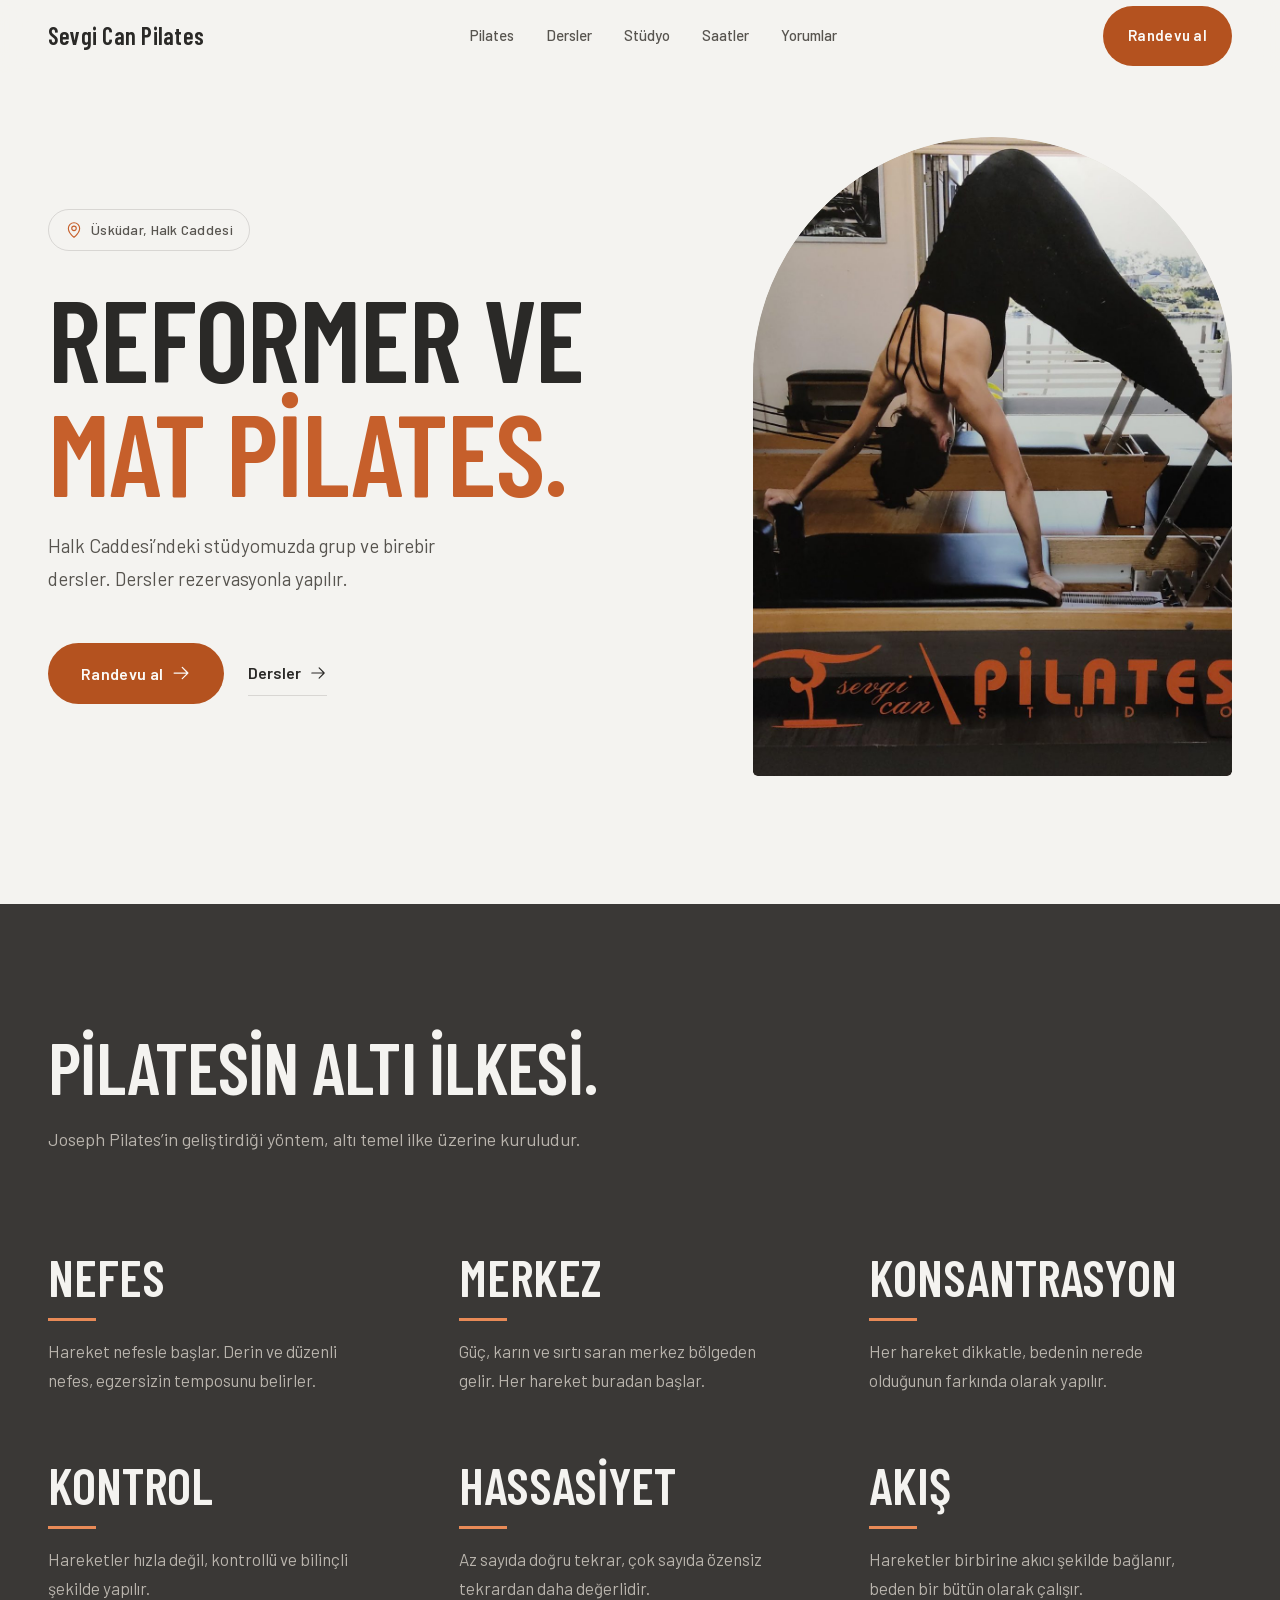
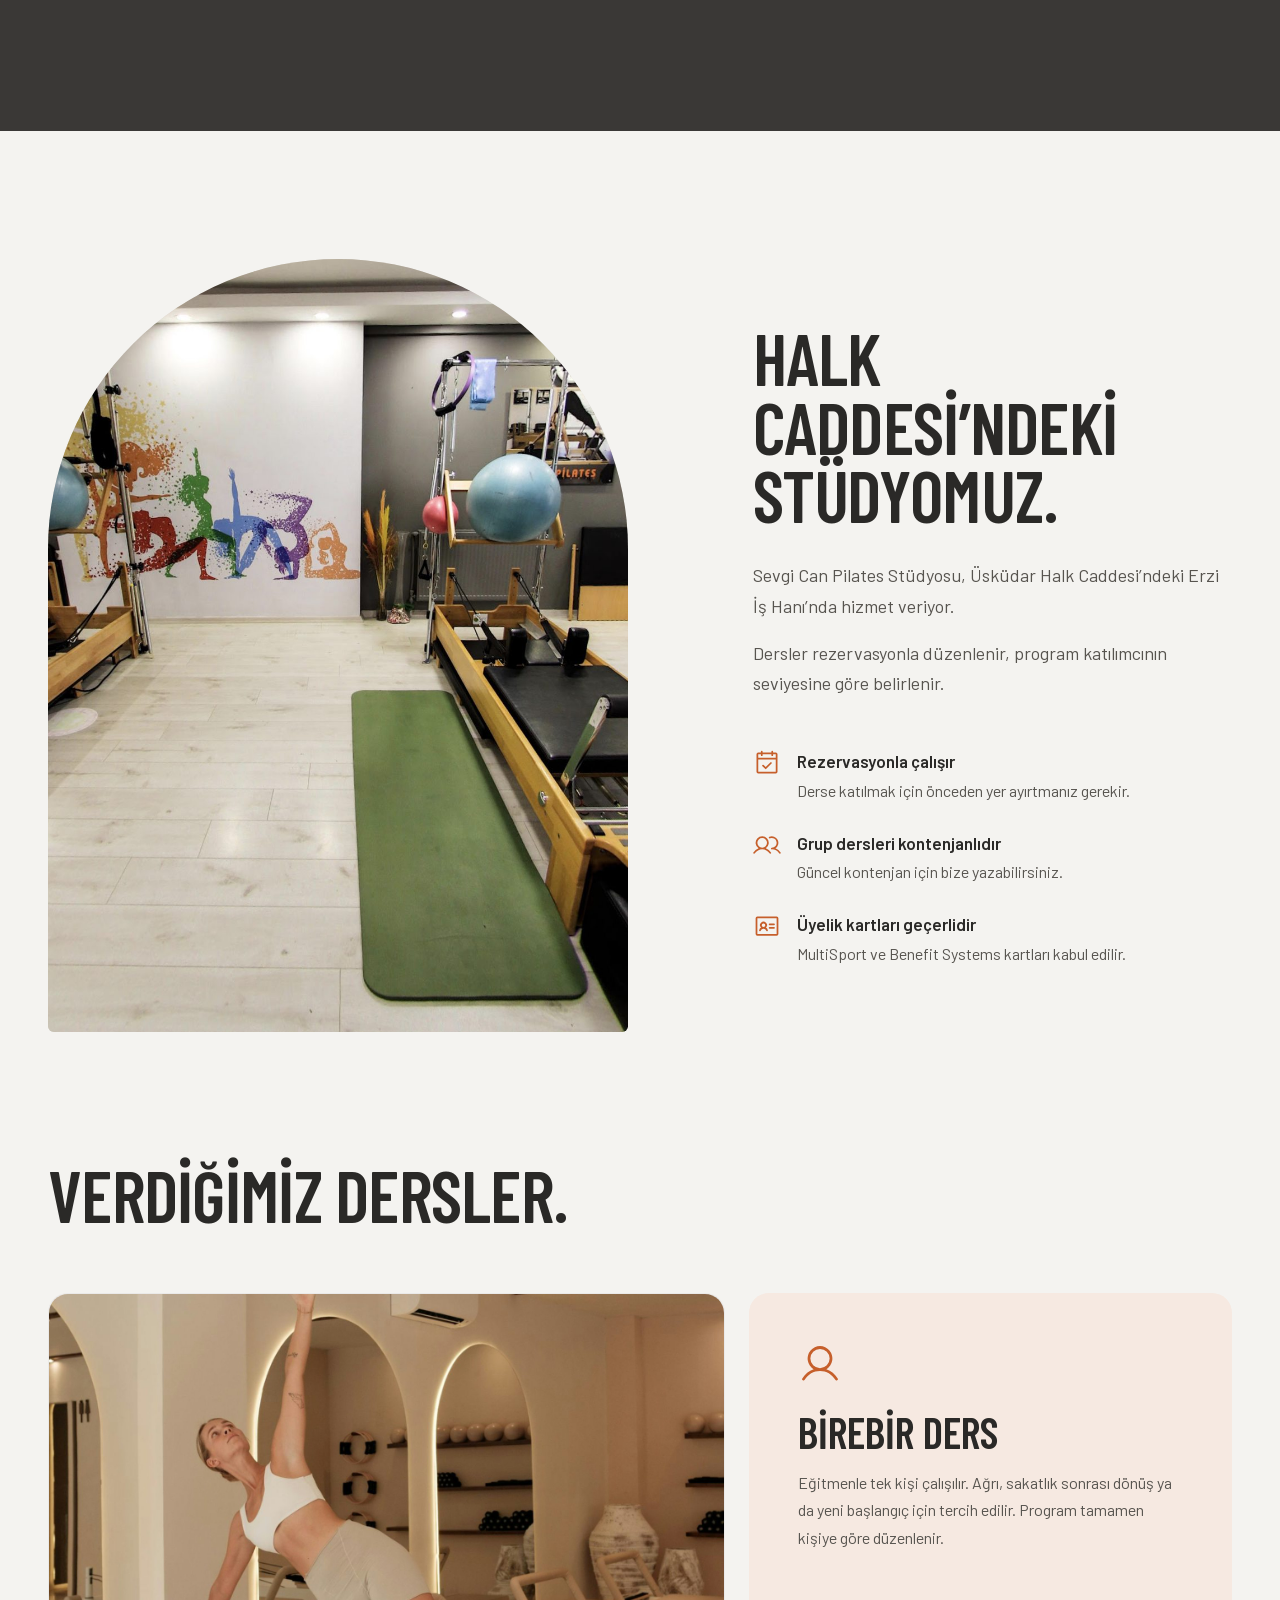
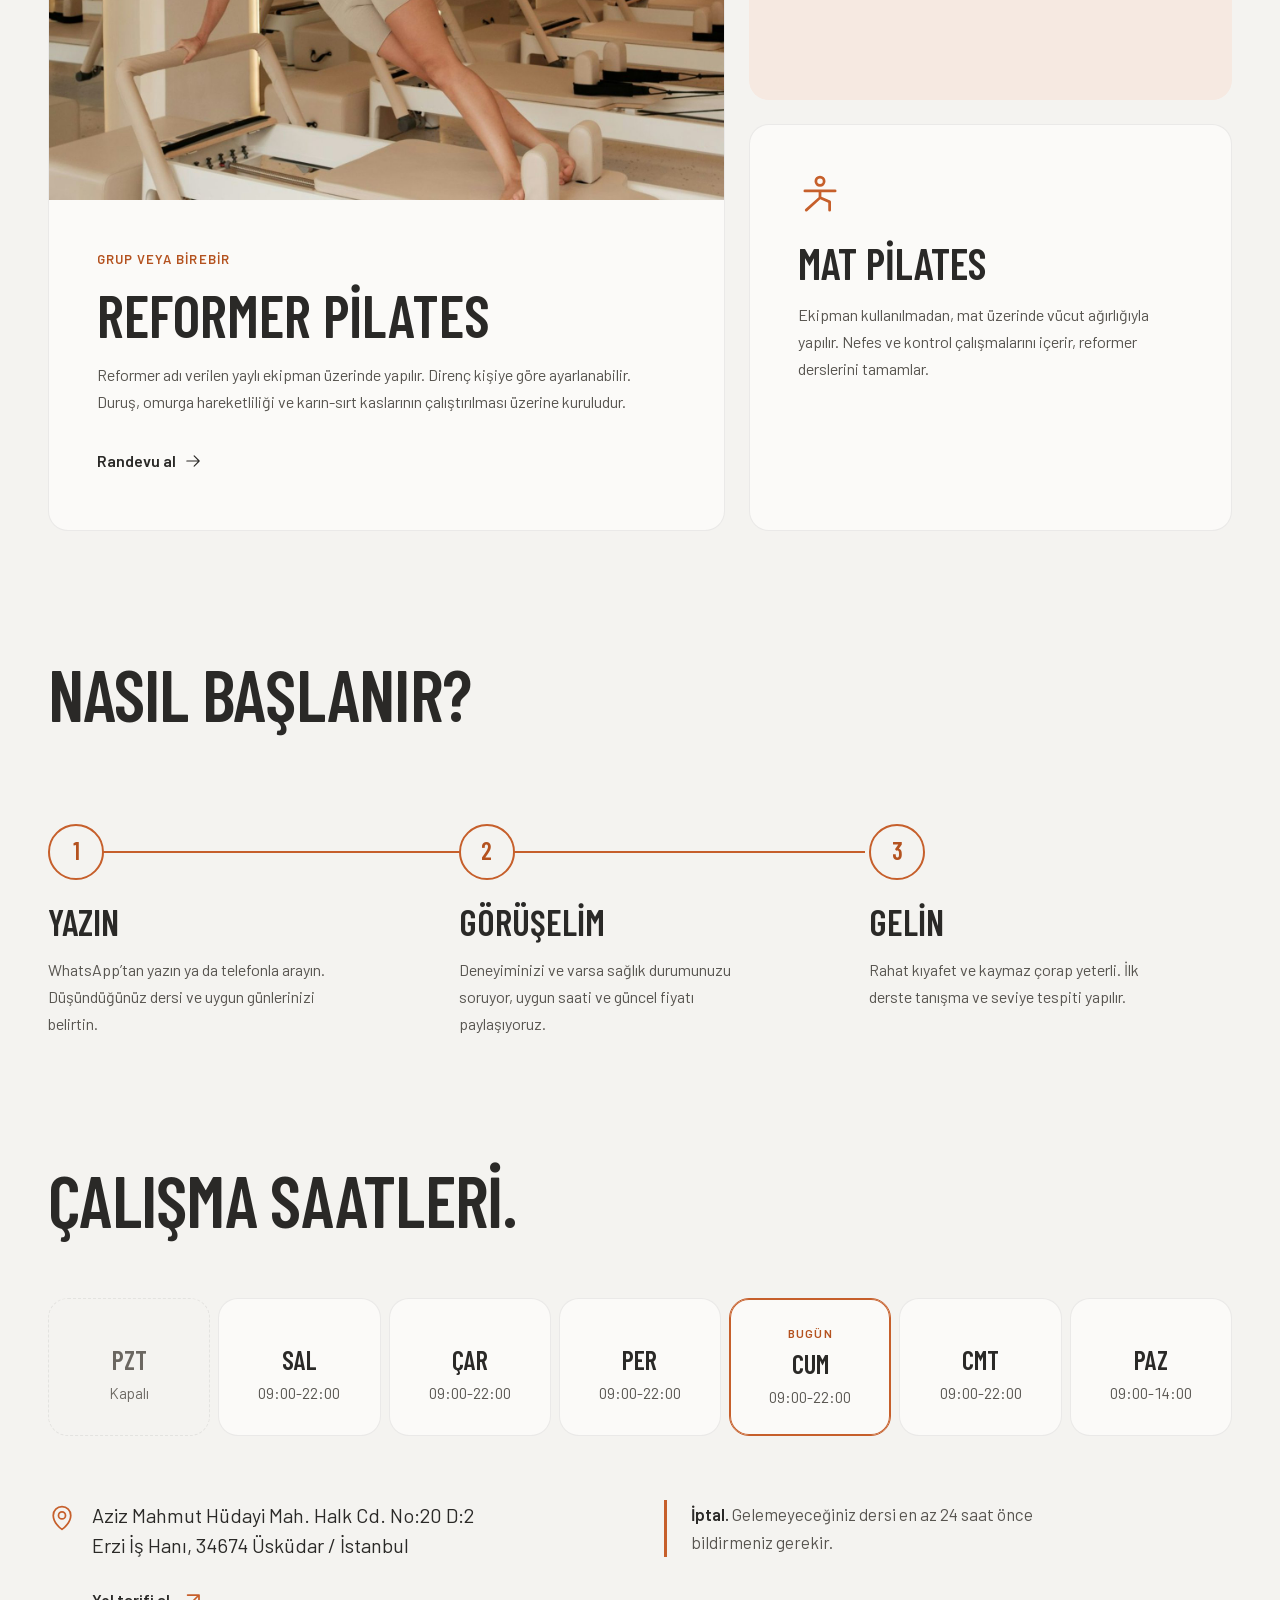
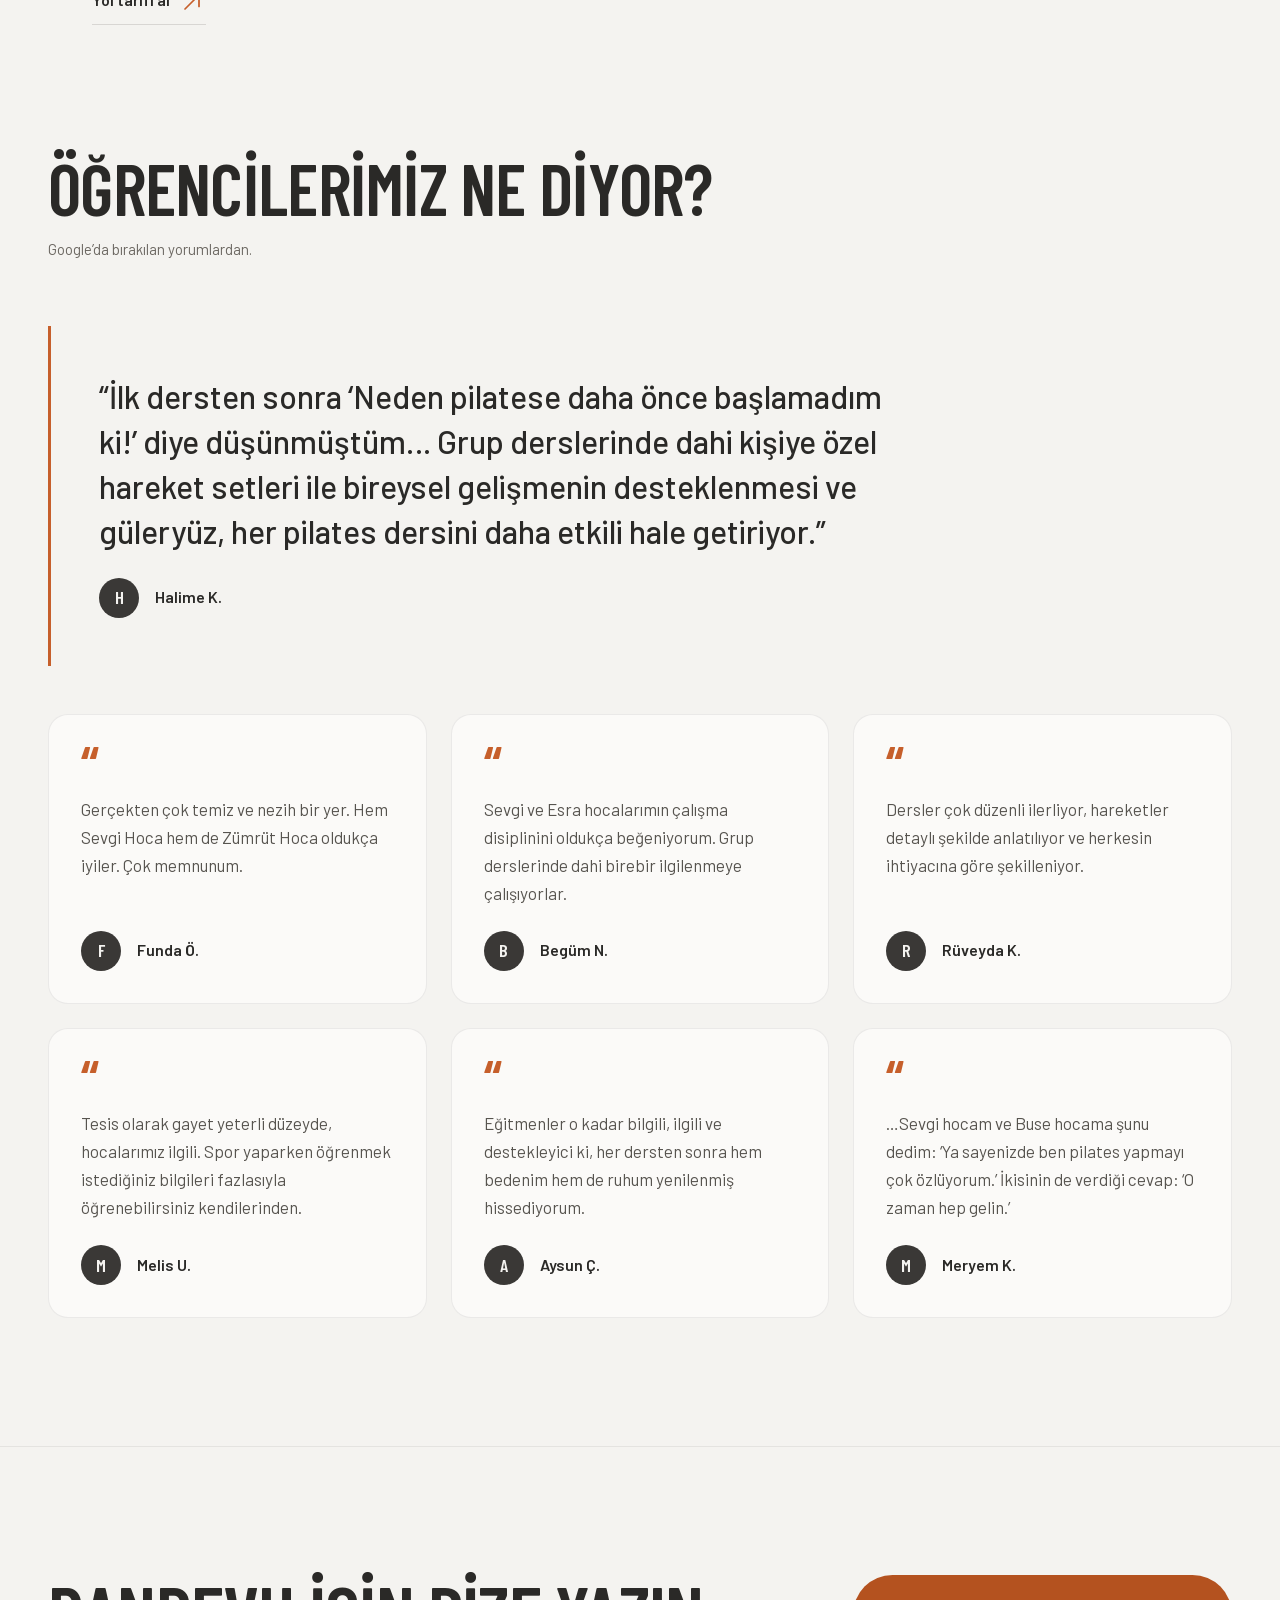
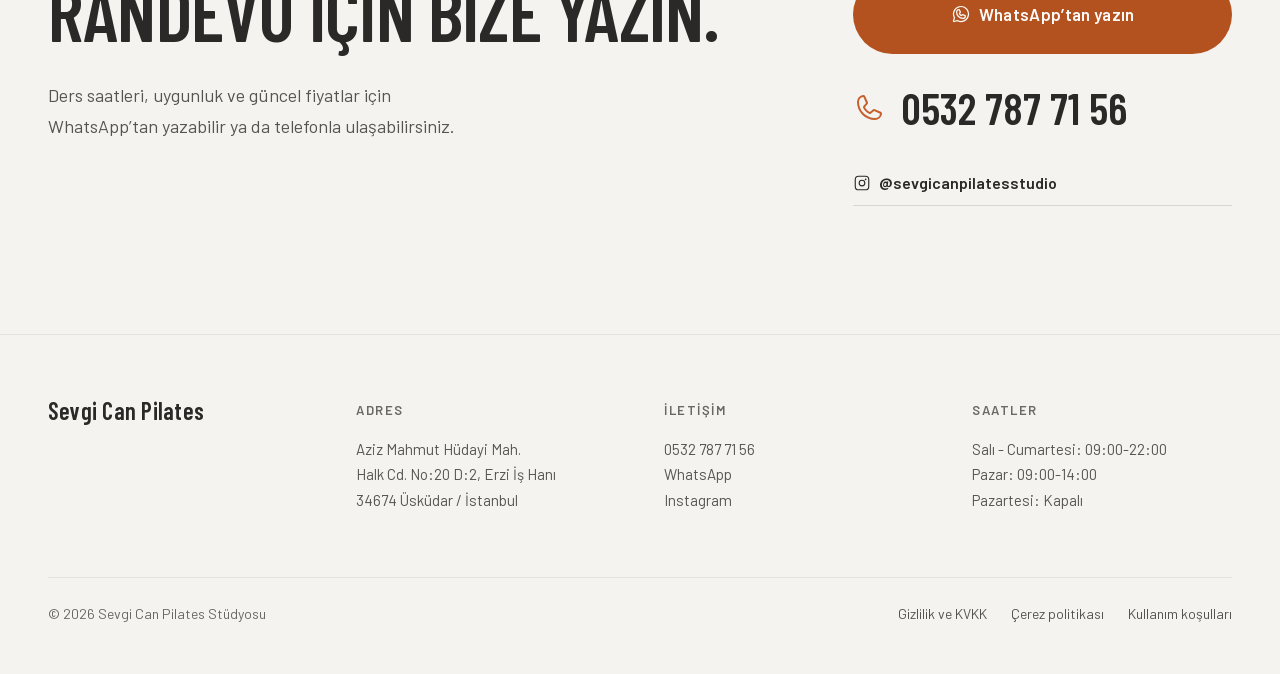
<file: index.html>
<!doctype html>
<html lang="tr">
<head>
<meta charset="utf-8">
<meta name="viewport" content="width=device-width, initial-scale=1, viewport-fit=cover">
<title>Sevgi Can Pilates Stüdyosu - Üsküdar reformer ve mat pilates</title>
<meta name="description" content="Üsküdar Halk Caddesi'nde reformer ve mat pilates stüdyosu. Grup ve birebir dersler, rezervasyonla. Bilgi ve randevu için WhatsApp'tan yazabilirsiniz.">
<meta name="theme-color" content="#F4F3F0" media="(prefers-color-scheme: light)">
<meta name="theme-color" content="#1F1E1D" media="(prefers-color-scheme: dark)">
<meta property="og:title" content="Sevgi Can Pilates Stüdyosu">
<meta property="og:description" content="Üsküdar Halk Caddesi'nde reformer ve mat pilates. Grup ve birebir dersler, rezervasyonla.">
<meta property="og:type" content="website">
<meta property="og:locale" content="tr_TR">
<meta property="og:image" content="https://erinckonat.github.io/sevgi-can-pilates/assets/img/studyo-reformer.jpg">
<link rel="preload" href="assets/fonts/barlow-condensed-600-latin.woff2" as="font" type="font/woff2" crossorigin>
<link rel="preload" href="assets/fonts/barlow-400-latin.woff2" as="font" type="font/woff2" crossorigin>
<style>
@font-face{font-family:'Barlow';font-style:normal;font-weight:400;font-display:swap;src:url('assets/fonts/barlow-400-latin-ext.woff2') format('woff2');unicode-range:U+0100-02BA, U+02BD-02C5, U+02C7-02CC, U+02CE-02D7, U+02DD-02FF, U+0304, U+0308, U+0329, U+1D00-1DBF, U+1E00-1E9F, U+1EF2-1EFF, U+2020, U+20A0-20AB, U+20AD-20C0, U+2113, U+2C60-2C7F, U+A720-A7FF;}
@font-face{font-family:'Barlow';font-style:normal;font-weight:400;font-display:swap;src:url('assets/fonts/barlow-400-latin.woff2') format('woff2');unicode-range:U+0000-00FF, U+0131, U+0152-0153, U+02BB-02BC, U+02C6, U+02DA, U+02DC, U+0304, U+0308, U+0329, U+2000-206F, U+20AC, U+2122, U+2191, U+2193, U+2212, U+2215, U+FEFF, U+FFFD;}
@font-face{font-family:'Barlow';font-style:normal;font-weight:500;font-display:swap;src:url('assets/fonts/barlow-500-latin-ext.woff2') format('woff2');unicode-range:U+0100-02BA, U+02BD-02C5, U+02C7-02CC, U+02CE-02D7, U+02DD-02FF, U+0304, U+0308, U+0329, U+1D00-1DBF, U+1E00-1E9F, U+1EF2-1EFF, U+2020, U+20A0-20AB, U+20AD-20C0, U+2113, U+2C60-2C7F, U+A720-A7FF;}
@font-face{font-family:'Barlow';font-style:normal;font-weight:500;font-display:swap;src:url('assets/fonts/barlow-500-latin.woff2') format('woff2');unicode-range:U+0000-00FF, U+0131, U+0152-0153, U+02BB-02BC, U+02C6, U+02DA, U+02DC, U+0304, U+0308, U+0329, U+2000-206F, U+20AC, U+2122, U+2191, U+2193, U+2212, U+2215, U+FEFF, U+FFFD;}
@font-face{font-family:'Barlow';font-style:normal;font-weight:600;font-display:swap;src:url('assets/fonts/barlow-600-latin-ext.woff2') format('woff2');unicode-range:U+0100-02BA, U+02BD-02C5, U+02C7-02CC, U+02CE-02D7, U+02DD-02FF, U+0304, U+0308, U+0329, U+1D00-1DBF, U+1E00-1E9F, U+1EF2-1EFF, U+2020, U+20A0-20AB, U+20AD-20C0, U+2113, U+2C60-2C7F, U+A720-A7FF;}
@font-face{font-family:'Barlow';font-style:normal;font-weight:600;font-display:swap;src:url('assets/fonts/barlow-600-latin.woff2') format('woff2');unicode-range:U+0000-00FF, U+0131, U+0152-0153, U+02BB-02BC, U+02C6, U+02DA, U+02DC, U+0304, U+0308, U+0329, U+2000-206F, U+20AC, U+2122, U+2191, U+2193, U+2212, U+2215, U+FEFF, U+FFFD;}
@font-face{font-family:'Barlow Condensed';font-style:normal;font-weight:600;font-display:swap;src:url('assets/fonts/barlow-condensed-600-latin-ext.woff2') format('woff2');unicode-range:U+0100-02BA, U+02BD-02C5, U+02C7-02CC, U+02CE-02D7, U+02DD-02FF, U+0304, U+0308, U+0329, U+1D00-1DBF, U+1E00-1E9F, U+1EF2-1EFF, U+2020, U+20A0-20AB, U+20AD-20C0, U+2113, U+2C60-2C7F, U+A720-A7FF;}
@font-face{font-family:'Barlow Condensed';font-style:normal;font-weight:600;font-display:swap;src:url('assets/fonts/barlow-condensed-600-latin.woff2') format('woff2');unicode-range:U+0000-00FF, U+0131, U+0152-0153, U+02BB-02BC, U+02C6, U+02DA, U+02DC, U+0304, U+0308, U+0329, U+2000-206F, U+20AC, U+2122, U+2191, U+2193, U+2212, U+2215, U+FEFF, U+FFFD;}

/* ============================================================
   SEVGİ CAN PİLATES - TASARIM SİSTEMİ
   Renkler logodan: antrasit + yanık turuncu.
   Tek yazı ailesi: Barlow (gövde) + Barlow Condensed (başlık).
   Şekil kuralı: dikey görseller kemer, etkileşimli öğeler hap,
   kartlar 20px. Boşluklar 8px ölçeğinden.
   ============================================================ */
:root{
  color-scheme: light dark;

  --bg:        #F4F3F0;
  --surface:   #FBFAF8;
  --ink:       #2A2927;
  --ink-2:     #57544F;
  --ink-3:     #6B6761;
  --char:      #3A3836;   /* logo antrasiti */
  --char-ink:  #F4F3F0;
  --char-ink-2:#B9B4AD;
  --brand:     #C65F2B;   /* logo turuncusu: büyük / dekoratif */
  --brand-strong:#B4521F; /* metin taşıyan butonlar, AA 4.8:1 */
  --brand-on-dark:#E88A57;
  --on-brand:  #FBFAF8;
  --line:      rgba(42, 41, 39, .14);
  --line-soft: rgba(42, 41, 39, .08);
  --ph:        #E2DED8;
  --ph-ink:    #6B6761;
  --tint:      #F6E9E1;
  --shadow:    0 1px 2px rgba(58, 56, 54, .06), 0 16px 40px -12px rgba(58, 56, 54, .18);

  --s1: 8px; --s2: 16px; --s3: 24px; --s4: 32px;
  --s5: 48px; --s6: 64px; --s7: 96px; --s8: 128px;

  --r-card: 20px;
  --r-pill: 999px;

  --sans: 'Barlow', system-ui, -apple-system, 'Segoe UI', sans-serif;
  --display: 'Barlow Condensed', 'Barlow', system-ui, sans-serif;

  --ease-out: cubic-bezier(0.23, 1, 0.32, 1);
  --ease-in-out: cubic-bezier(0.77, 0, 0.175, 1);
}

@media (prefers-color-scheme: dark){
  :root{
    --bg:        #1F1E1D;
    --surface:   #282725;
    --ink:       #F1EFEC;
    --ink-2:     #CBC7C1;
    --ink-3:     #A9A49D;
    --char:      #2E2C2A;
    --char-ink:  #F1EFEC;
    --char-ink-2:#B9B4AD;
    --brand:     #E07A45;
    --brand-strong:#E07A45;
    --brand-on-dark:#E88A57;
    --on-brand:  #1F1E1D;
    --line:      rgba(241, 239, 236, .14);
    --line-soft: rgba(241, 239, 236, .08);
    --ph:        #34322F;
    --ph-ink:    #A9A49D;
    --tint:      #3A2A20;
    --shadow:    0 1px 2px rgba(0, 0, 0, .2), 0 16px 40px -12px rgba(0, 0, 0, .45);
  }
}

*, *::before, *::after{ box-sizing: border-box; }
html{ -webkit-text-size-adjust: 100%; scroll-behavior: smooth; }
body{
  margin: 0;
  background: var(--bg);
  color: var(--ink-2);
  font-family: var(--sans);
  font-size: 17px;
  line-height: 1.7;
  -webkit-font-smoothing: antialiased;
}
main{ overflow-x: clip; }
p{ margin: 0; }
h1, h2, h3{ margin: 0; color: var(--ink); font-weight: 600; text-wrap: balance; }
img{ display: block; max-width: 100%; height: auto; }
a{ color: inherit; }
a, button, summary{ touch-action: manipulation; -webkit-tap-highlight-color: transparent; }
::selection{ background: var(--brand); color: var(--on-brand); }
[id]{ scroll-margin-top: var(--s7); }

a:focus-visible, button:focus-visible, summary:focus-visible{
  outline: 2px solid var(--brand-strong);
  outline-offset: 3px;
  border-radius: 4px;
}

.skip{
  position: absolute; left: var(--s2); top: var(--s2); z-index: 100;
  transform: translateY(-200%); transition: transform .2s var(--ease-out);
}
.skip:focus{ transform: none; }

.ico{ width: 1.25em; height: 1.25em; flex: none; display: block; }

.wrap{ width: 100%; max-width: 1280px; margin-inline: auto; padding-inline: var(--s2); }
@media (min-width: 768px){ .wrap{ padding-inline: var(--s5); } }

.grid{ display: grid; grid-template-columns: repeat(12, minmax(0, 1fr)); gap: var(--s3); }
@media (max-width: 899px){ .grid{ grid-template-columns: minmax(0, 1fr); gap: var(--s5); } .grid > *{ grid-column: auto !important; } }

.section{ padding-block: var(--s7); }
@media (min-width: 900px){ .section{ padding-block: var(--s8); } }

/* ---------- Tipografi ---------- */
.display{
  font-family: var(--display);
  font-weight: 600;
  text-transform: uppercase;
  letter-spacing: -.01em;
  line-height: .95;
  color: var(--ink);
}
.h2{ font-size: clamp(2.5rem, 6vw, 4.5rem); }
.lede{ max-width: 58ch; font-size: 18px; }

.pill{
  display: inline-flex; align-items: center; gap: var(--s1);
  padding: var(--s1) var(--s2);
  border: 1px solid var(--line);
  border-radius: var(--r-pill);
  font-size: 14px; font-weight: 500; letter-spacing: .02em;
  color: var(--ink-2);
}
.pill .ico{ color: var(--brand); width: 18px; height: 18px; }

/* ---------- Butonlar ---------- */
.btn{
  display: inline-flex; align-items: center; justify-content: center; gap: var(--s1);
  font-family: var(--sans); font-size: 16px; font-weight: 600; letter-spacing: .02em;
  padding: var(--s2) var(--s4);
  border-radius: var(--r-pill);
  border: 1px solid transparent;
  text-decoration: none; cursor: pointer; white-space: nowrap;
  transition: background-color .2s ease, color .2s ease, border-color .2s ease, transform .12s var(--ease-out);
}
.btn:active{ transform: scale(.97); }
.btn--brand{ background: var(--brand-strong); color: var(--on-brand); }
.btn--line{ border-color: var(--line); color: var(--ink); background: transparent; }
.btn .ico{ width: 20px; height: 20px; transition: transform .2s var(--ease-out); }

.link{
  display: inline-flex; align-items: center; gap: var(--s1);
  font-weight: 600; font-size: 16px; color: var(--ink);
  text-decoration: none; padding-block: var(--s1);
  border-bottom: 1px solid var(--line);
  transition: border-color .2s ease;
}
.link .ico{ width: 18px; height: 18px; transition: transform .2s var(--ease-out); }

@media (hover: hover) and (pointer: fine){
  .btn--brand:hover{ background: var(--char); color: var(--char-ink); }
  .btn--line:hover{ border-color: var(--ink); }
  .btn:hover .ico, .link:hover .ico{ transform: translateX(3px); }
  .link:hover{ border-color: var(--ink); }
}

/* ---------- Kemer görsel ---------- */
.arch{
  position: relative;
  overflow: hidden;
  border-radius: var(--r-pill) var(--r-pill) var(--r-card) var(--r-card);
  aspect-ratio: 3 / 4;
  background: var(--ph);
  view-timeline-name: --arch;
}
.arch__drift{ position: absolute; inset: -8% 0; }
.arch__media{
  position: absolute; inset: 0;
  display: grid; place-items: center;
  background: var(--ph); color: var(--ph-ink);
  font-size: 14px; font-weight: 500; letter-spacing: .06em; text-transform: uppercase;
}
.arch__media img{ width: 100%; height: 100%; object-fit: cover; }

/* ============================================================
   NAV
   ============================================================ */
.nav{
  position: sticky; top: env(safe-area-inset-top, 0px); z-index: 50;
  background: color-mix(in srgb, var(--bg) 88%, transparent);
  backdrop-filter: blur(14px); -webkit-backdrop-filter: blur(14px);
  border-bottom: 1px solid transparent;
  transition: border-color .3s ease;
}
.nav[data-stuck="true"]{ border-bottom-color: var(--line-soft); }
.nav__inner{ display: flex; align-items: center; justify-content: space-between; gap: var(--s3); min-height: 72px; }

.brand{ text-decoration: none; display: inline-flex; flex-direction: column; line-height: 1; }
.brand__name{ font-family: var(--display); font-size: 24px; font-weight: 600; letter-spacing: .01em; color: var(--ink); text-transform: none; }

.nav__links{ display: none; gap: var(--s4); }
.nav__links a{ font-size: 15px; font-weight: 500; color: var(--ink-2); text-decoration: none; padding-block: var(--s1); transition: color .2s ease; }
.nav__links a:hover{ color: var(--ink); }
.nav__cta{ display: none; padding: var(--s2) var(--s3); font-size: 15px; }
.nav__toggle{
  appearance: none; border: 1px solid var(--line); background: transparent; color: var(--ink);
  font: 600 15px var(--sans); padding: var(--s2) var(--s3); border-radius: var(--r-pill); cursor: pointer;
  transition: border-color .2s ease, transform .12s var(--ease-out);
}
.nav__toggle:active{ transform: scale(.97); }
@media (min-width: 960px){
  .nav__links{ display: flex; }
  .nav__cta{ display: inline-flex; }
  .nav__toggle{ display: none; }
}

.menu{
  position: fixed; inset: 0; z-index: 80;
  background: var(--bg); overscroll-behavior: contain;
  display: flex; flex-direction: column;
  padding: calc(var(--s2) + env(safe-area-inset-top, 0px)) 0 calc(var(--s5) + env(safe-area-inset-bottom, 0px));
  opacity: 0; transform: translateY(-8px); pointer-events: none;
  transition: opacity .25s var(--ease-out), transform .25s var(--ease-out);
}
.menu[data-open="true"]{ opacity: 1; transform: none; pointer-events: auto; }
.menu__top{ display: flex; align-items: center; justify-content: space-between; min-height: 72px; }
.menu__list{ list-style: none; margin: var(--s5) 0 0; padding: 0; }
.menu__list a{ display: block; font-family: var(--display); font-size: 44px; font-weight: 600; text-transform: uppercase; line-height: 1.1; color: var(--ink); text-decoration: none; padding-block: var(--s1); }
.menu__foot{ margin-top: auto; }
.menu__foot .btn{ width: 100%; }

/* ============================================================
   HERO
   ============================================================ */
.hero{ padding-block: var(--s5) var(--s7); }
@media (min-width: 900px){
  .hero{ padding-block: var(--s6) var(--s8); min-height: calc(100dvh - 72px); display: flex; align-items: center; }
  .hero > .wrap{ width: 100%; }
}
.hero__copy{ grid-column: 1 / span 7; align-self: center; }
.hero__media{ grid-column: 8 / span 5; }
.hero__title{ font-size: clamp(3.5rem, 9vw, 8rem); margin-block: var(--s4) var(--s3); }
.hero__title .line{ display: block; overflow: hidden; padding-top: .14em; margin-top: -.14em; padding-bottom: .04em; margin-bottom: -.04em; }
.hero__title .line__in{ display: block; }
.hero__title .line:nth-child(2) .line__in{ color: var(--brand); }
.hero__sub{ max-width: 40ch; font-size: 19px; }
.hero__actions{ display: flex; flex-wrap: wrap; align-items: center; gap: var(--s3); margin-top: var(--s5); }
@media (max-width: 899px){
  .hero__media .arch{ aspect-ratio: 4 / 5; max-height: 70vh; margin-inline: auto; }
}

/* ============================================================
   PİLATES İLKELERİ (sayfadaki tek koyu blok)
   ============================================================ */
.principles{ background: var(--char); color: var(--char-ink-2); }
.principles .display{ color: var(--char-ink); }
.principles .lede{ color: var(--char-ink-2); margin-top: var(--s3); }
.principles a:focus-visible{ outline-color: var(--brand-on-dark); }
.principles__list{
  list-style: none; margin: var(--s7) 0 0; padding: 0;
  display: grid; gap: var(--s6) var(--s5);
  grid-template-columns: repeat(auto-fit, minmax(min(100%, 300px), 1fr));
}
.principle__word{ font-family: var(--display); font-size: clamp(2.25rem, 4vw, 3.25rem); line-height: 1; text-transform: uppercase; color: var(--char-ink); }
.principle__bar{ display: block; height: 3px; width: 48px; background: var(--brand-on-dark); margin-block: var(--s2); transform-origin: left center; }
.principle p{ max-width: 34ch; }

/* ============================================================
   STÜDYO
   ============================================================ */
.studio__media{ grid-column: 1 / span 6; position: relative; }
.studio__media .arch--main{ width: 100%; }
.studio__copy{ grid-column: 8 / span 5; align-self: center; }
.studio__copy .lede + .lede{ margin-top: var(--s2); }
.studio__copy .h2{ margin-bottom: var(--s4); }
.facts{ list-style: none; margin: var(--s5) 0 0; padding: 0; display: grid; gap: var(--s3); }
.facts li{ display: flex; gap: var(--s2); align-items: flex-start; }
.facts .ico{ width: 28px; height: 28px; color: var(--brand); margin-top: 2px; }
.facts b{ display: block; color: var(--ink); font-weight: 600; }
.facts span{ font-size: 16px; }

/* ============================================================
   DERSLER (1 + 2)
   ============================================================ */
.classes__head{ max-width: 16ch; margin-bottom: var(--s6); }
.classes__grid{ display: grid; gap: var(--s3); grid-template-columns: minmax(0, 1fr); }
@media (min-width: 900px){
  .classes__grid{ grid-template-columns: 7fr 5fr; grid-template-rows: 1fr 1fr; }
  .class--feature{ grid-row: span 2; }
}
.class{
  border-radius: var(--r-card);
  padding: var(--s4);
  background: var(--surface);
  border: 1px solid var(--line-soft);
  display: flex; flex-direction: column;
  transition: transform .3s var(--ease-out), box-shadow .3s var(--ease-out);
}
@media (min-width: 900px){ .class{ padding: var(--s5); } }
.class--feature{ padding: 0; overflow: hidden; }
.class--feature .class__img{ width: 100%; height: auto; object-fit: cover; aspect-ratio: 4 / 3; background: var(--ph); color: var(--ph-ink); display: grid; place-items: center; font-size: 14px; font-weight: 500; letter-spacing: .06em; text-transform: uppercase; }
.class--feature .class__body{ padding: var(--s4); display: flex; flex-direction: column; flex: 1; }
@media (min-width: 900px){ .class--feature .class__body{ padding: var(--s5); } }
.class--tint{ background: var(--tint); border-color: transparent; }
.class__tag{ align-self: flex-start; font-size: 13px; font-weight: 600; letter-spacing: .08em; text-transform: uppercase; color: var(--brand-strong); margin-bottom: var(--s2); }
.class__title{ font-family: var(--display); font-size: clamp(2rem, 3.4vw, 3rem); line-height: 1; text-transform: uppercase; margin-bottom: var(--s2); }
.class--feature .class__title{ font-size: clamp(2.5rem, 4.6vw, 4rem); }
.class__icon{ color: var(--brand); margin-bottom: var(--s3); }
.class__icon .ico{ width: 44px; height: 44px; }
.class p{ font-size: 16px; }
.class .link{ margin-top: auto; padding-top: var(--s4); align-self: flex-start; border-bottom: 0; }
@media (hover: hover) and (pointer: fine){
  .class:hover{ transform: translateY(-4px); box-shadow: var(--shadow); }
}

/* ============================================================
   NASIL BAŞLANIR
   ============================================================ */
.process__head{ margin-bottom: var(--s7); }
.process{ list-style: none; margin: 0; padding: 0; display: grid; gap: var(--s5); position: relative; }
@media (min-width: 900px){
  .process{ grid-template-columns: repeat(3, 1fr); gap: var(--s5); }
  .process::before, .process::after{
    content: ''; position: absolute; top: 27px; left: 28px; right: calc(33.333% - 28px);
    height: 2px; background: var(--line);
  }
  .process::after{ background: var(--brand); transform-origin: left center; }
}
.step{ position: relative; }
.step__dot{
  width: 56px; height: 56px; border-radius: 50%;
  display: grid; place-items: center;
  background: var(--bg); border: 2px solid var(--brand);
  font-family: var(--display); font-size: 24px; color: var(--brand-strong);
  position: relative; z-index: 1; margin-bottom: var(--s3);
}
.step h3{ font-family: var(--display); font-size: 36px; text-transform: uppercase; line-height: 1; margin-bottom: var(--s2); }
.step p{ max-width: 32ch; font-size: 16px; }

/* ============================================================
   SAATLER
   ============================================================ */
.hours__head{ margin-bottom: var(--s6); }
.days{
  list-style: none; margin: 0; padding: 0;
  display: grid; gap: var(--s1);
  grid-template-columns: repeat(7, minmax(0, 1fr));
}
@media (max-width: 899px){
  .days{ grid-template-columns: none; grid-auto-flow: column; grid-auto-columns: 128px; overflow-x: auto; scroll-snap-type: x mandatory; scroll-padding-inline: var(--s2); padding-bottom: var(--s2); margin-inline: calc(var(--s2) * -1); padding-inline: var(--s2); }
  .day{ scroll-snap-align: start; }
}
.day{
  border: 1px solid var(--line-soft);
  background: var(--surface);
  border-radius: var(--r-card);
  padding: var(--s3) var(--s2);
  text-align: center;
  display: flex; flex-direction: column; gap: var(--s1);
}
.day__name{ font-family: var(--display); font-size: 26px; text-transform: uppercase; color: var(--ink); line-height: 1; }
.day__time{ font-size: 15px; font-variant-numeric: tabular-nums; white-space: nowrap; }
.day__now{ font-size: 12px; font-weight: 600; letter-spacing: .1em; text-transform: uppercase; color: var(--brand-strong); min-height: 1.4em; }
.day[data-closed] .day__name, .day[data-closed] .day__time{ color: var(--ink-3); }
.day[data-closed]{ background: transparent; border-style: dashed; }
.day[data-today]{ border-color: var(--brand); box-shadow: inset 0 0 0 1px var(--brand); }

.place{ margin-top: var(--s6); display: grid; gap: var(--s5); }
@media (min-width: 900px){ .place{ grid-template-columns: 1fr 1fr; align-items: start; } }
.place__addr{ display: flex; gap: var(--s2); }
.place__addr .ico{ width: 28px; height: 28px; color: var(--brand); margin-top: 4px; }
.place__addr address{ font-style: normal; font-size: 20px; color: var(--ink); line-height: 1.5; }
.place__addr .link{ margin-top: var(--s2); }
.place__note{ border-left: 3px solid var(--brand); padding-left: var(--s3); max-width: 44ch; }
.place__note b{ color: var(--ink); }

/* ============================================================
   YORUMLAR (1 öne çıkan + 6)
   ============================================================ */
.reviews__head{ margin-bottom: var(--s6); }
.reviews__src{ margin-top: var(--s2); font-size: 15px; color: var(--ink-3); }
.review-feature{
  margin: 0 0 var(--s5);
  padding: var(--s5) 0 var(--s5) var(--s5);
  border-left: 3px solid var(--brand);
}
.review-feature blockquote{
  margin: 0;
  font-size: clamp(1.4rem, 2.6vw, 2rem);
  line-height: 1.4;
  font-weight: 500;
  color: var(--ink);
  max-width: 44ch;
  text-wrap: pretty;
}
.review-feature figcaption{ margin-top: var(--s3); }
.reviews__grid{
  display: grid; gap: var(--s3);
  grid-template-columns: repeat(auto-fit, minmax(min(100%, 320px), 1fr));
}
.review{
  margin: 0;
  background: var(--surface);
  border: 1px solid var(--line-soft);
  border-radius: var(--r-card);
  padding: var(--s4);
  display: flex; flex-direction: column; gap: var(--s3);
}
.review blockquote{ margin: 0; font-size: 17px; line-height: 1.65; color: var(--ink-2); flex: 1; }
.review__mark{ font-family: var(--display); font-size: 56px; line-height: .6; color: var(--brand); height: 24px; }
.who{ display: flex; align-items: center; gap: var(--s2); }
.who__initial{
  width: 40px; height: 40px; border-radius: 50%; flex: none;
  display: grid; place-items: center;
  background: var(--char); color: var(--char-ink);
  font-family: var(--display); font-size: 18px;
}
.who__name{ display: block; font-weight: 600; color: var(--ink); font-size: 16px; line-height: 1.3; }
.who__src{ display: block; font-size: 13px; color: var(--ink-3); }
@media (max-width: 599px){ .review-feature{ padding-left: var(--s3); } }

/* ============================================================
   İLETİŞİM
   ============================================================ */
.contact{ border-top: 1px solid var(--line-soft); }
.contact__eyebrow{ font-size: 13px; font-weight: 600; letter-spacing: .14em; text-transform: uppercase; color: var(--brand-strong); margin-bottom: var(--s3); }
.contact__title{ grid-column: 1 / span 7; }
.contact__title .h2{ font-size: clamp(2.75rem, 6vw, 5rem); }
.contact__title .lede{ margin-top: var(--s4); max-width: 44ch; }
.contact__actions{ grid-column: 9 / span 4; align-self: end; display: grid; gap: var(--s4); }
.contact__actions .btn{ width: 100%; padding-block: var(--s3); font-size: 17px; }
.contact__tel{ font-family: var(--display); font-size: clamp(2.25rem, 3.4vw, 2.75rem); color: var(--ink); text-decoration: none; line-height: 1; display: inline-flex; align-items: center; gap: var(--s2); }
.contact__tel .ico{ width: 32px; height: 32px; color: var(--brand); }
.contact__ig{ align-self: start; }

/* ============================================================
   FOOTER
   ============================================================ */
.foot{ border-top: 1px solid var(--line-soft); padding-block: var(--s6) var(--s5); font-size: 15px; }
.foot__grid{ display: grid; gap: var(--s5); grid-template-columns: repeat(auto-fit, minmax(200px, 1fr)); }
.foot h3{ font-size: 13px; font-weight: 600; letter-spacing: .12em; text-transform: uppercase; color: var(--ink-3); margin-bottom: var(--s2); }
.foot address{ font-style: normal; }
.foot a{ text-decoration: none; color: var(--ink-2); transition: color .2s ease; }
.foot a:hover{ color: var(--ink); }
.foot__bottom{ margin-top: var(--s6); padding-top: var(--s3); border-top: 1px solid var(--line-soft); display: flex; flex-wrap: wrap; gap: var(--s2) var(--s4); justify-content: space-between; color: var(--ink-3); font-size: 14px; }
.foot__legal{ display: flex; flex-wrap: wrap; gap: var(--s3); }

/* ============================================================
   MOBİL RANDEVU ÇUBUĞU
   ============================================================ */
.dock{
  position: fixed; left: 0; right: 0; bottom: 0; z-index: 40;
  padding: var(--s2) var(--s2) calc(var(--s2) + env(safe-area-inset-bottom, 0px));
  background: color-mix(in srgb, var(--bg) 92%, transparent);
  backdrop-filter: blur(14px); -webkit-backdrop-filter: blur(14px);
  border-top: 1px solid var(--line-soft);
  transform: translateY(110%); transition: transform .3s var(--ease-out);
}
.dock[data-shown="true"]{ transform: none; }
.dock .btn{ width: 100%; }
@media (min-width: 960px){ .dock{ display: none; } }

/* ============================================================
   HAREKET
   1) Hero açılışı: sayfanın tek orkestre anı
   2) Kemer görsellerde parallax (scroll-driven, JS yok)
   3) İlkeler sırayla belirir (scroll-driven)
   4) Ders kartları sağdan gelir, 5) Süreç çizgisi çizilir
   ============================================================ */
.js .hero__title .line__in{ transform: translateY(105%); }
.js .hero .arch{ clip-path: inset(100% 0 0 0 round var(--r-pill) var(--r-pill) var(--r-card) var(--r-card)); }
.js .hero .arch__media{ transform: scale(1.08); }
.js .hero__fade{ opacity: 0; transform: translateY(8px); }

.is-ready .hero__title .line__in{ transform: none; transition: transform .8s var(--ease-out); }
.is-ready .hero__title .line:nth-child(2) .line__in{ transition-delay: .08s; }
.is-ready .hero .arch{ clip-path: inset(0 0 0 0 round var(--r-pill) var(--r-pill) var(--r-card) var(--r-card)); transition: clip-path 1s var(--ease-out) .1s; }
.is-ready .hero .arch__media{ transform: none; transition: transform 1.2s var(--ease-out) .1s; }
.is-ready .hero__fade{ opacity: 1; transform: none; transition: opacity .6s var(--ease-out) .35s, transform .6s var(--ease-out) .35s; }

.js .reveal{ opacity: 0; transform: translateY(16px); }
.js .reveal-r{ opacity: 0; transform: translateX(40px); }
.reveal[data-in], .reveal-r[data-in]{
  opacity: 1; transform: none;
  transition: opacity .6s var(--ease-out), transform .7s var(--ease-out);
  transition-delay: calc(var(--i, 0) * 80ms);
}

.js .process::after{ transform: scaleX(0); }
.js .step__dot{ opacity: 0; transform: scale(.9); }
.process[data-in]::after{ transform: none; transition: transform 1.1s var(--ease-out) .1s; }
.process[data-in] .step__dot{ opacity: 1; transform: none; transition: opacity .4s var(--ease-out), transform .4s var(--ease-out); }
.process[data-in] .step:nth-child(2) .step__dot{ transition-delay: .35s; }
.process[data-in] .step:nth-child(3) .step__dot{ transition-delay: .7s; }

@supports (animation-timeline: view()){
  @media (prefers-reduced-motion: no-preference){
    .arch__drift{
      animation: arch-drift linear both;
      animation-timeline: --arch;
      animation-range: cover 0% cover 100%;
    }
    @keyframes arch-drift{ from{ transform: translateY(-6%); } to{ transform: translateY(6%); } }

    .principle{
      animation: principle-in linear both;
      animation-timeline: view();
      animation-range: entry 10% cover 35%;
    }
    .principle__bar{
      animation: bar-grow linear both;
      animation-timeline: view();
      animation-range: entry 30% cover 40%;
    }
    @keyframes principle-in{ from{ opacity: .25; transform: translateY(24px); } to{ opacity: 1; transform: none; } }
    @keyframes bar-grow{ from{ transform: scaleX(0); } to{ transform: scaleX(1); } }
  }
}

@media (prefers-reduced-motion: reduce){
  html{ scroll-behavior: auto; }
  .js .hero__title .line__in, .js .hero .arch__media, .js .reveal, .js .reveal-r,
  .js .hero__fade, .js .step__dot, .js .process::after{ transform: none !important; }
  .js .hero .arch{ clip-path: none; }
  .js .reveal, .js .reveal-r, .js .hero__fade, .js .step__dot{ opacity: 1; transition: opacity .2s ease; }
  .class, .btn, .link .ico, .btn .ico, summary .ico{ transition: none; }
}
</style>
<script>document.documentElement.className += ' js';</script>
</head>
<body>

<a class="btn btn--brand skip" href="#icerik">İçeriğe geç</a>

<header class="nav" id="nav">
  <div class="wrap nav__inner">
    <!-- LOGO: brand_assets/ klasörüne logo dosyası gelince bu yazı yerine <img> konacak -->
    <a class="brand" href="#top" aria-label="Sevgi Can Pilates Stüdyosu, sayfa başı">
      <span class="brand__name" translate="no">Sevgi Can Pilates</span>
    </a>
    <nav class="nav__links" aria-label="Ana menü">
      <a href="#pilates">Pilates</a>
      <a href="#dersler">Dersler</a>
      <a href="#studyo">Stüdyo</a>
      <a href="#saatler">Saatler</a>
      <a href="#yorumlar">Yorumlar</a>
    </nav>
    <a class="btn btn--brand nav__cta" href="#randevu">Randevu al</a>
    <button class="nav__toggle" id="menuOpen" type="button" aria-expanded="false" aria-controls="menu">Menü</button>
  </div>
</header>

<div class="menu" id="menu" data-open="false" role="dialog" aria-modal="true" aria-label="Menü">
  <div class="wrap menu__top">
    <span class="brand">
      <span class="brand__name" translate="no">Sevgi Can Pilates</span>
    </span>
    <button class="nav__toggle" id="menuClose" type="button">Kapat</button>
  </div>
  <div class="wrap" style="display:flex;flex-direction:column;flex:1">
    <ul class="menu__list">
      <li><a href="#pilates" data-menu-link>Pilates</a></li>
      <li><a href="#dersler" data-menu-link>Dersler</a></li>
      <li><a href="#studyo" data-menu-link>Stüdyo</a></li>
      <li><a href="#saatler" data-menu-link>Saatler</a></li>
      <li><a href="#yorumlar" data-menu-link>Yorumlar</a></li>
    </ul>
    <div class="menu__foot"><a class="btn btn--brand" href="#randevu" data-menu-link>Randevu al</a></div>
  </div>
</div>

<main id="icerik">
  <span id="top"></span>

  <!-- ===================== HERO ===================== -->
  <section class="hero">
    <div class="wrap grid">
      <div class="hero__copy">
        <p class="pill hero__fade"><svg class="ico" aria-hidden="true" focusable="false" xmlns="http://www.w3.org/2000/svg" viewBox="0 0 256 256" fill="currentColor"><path d="M128,64a40,40,0,1,0,40,40A40,40,0,0,0,128,64Zm0,64a24,24,0,1,1,24-24A24,24,0,0,1,128,128Zm0-112a88.1,88.1,0,0,0-88,88c0,31.4,14.51,64.68,42,96.25a254.19,254.19,0,0,0,41.45,38.3,8,8,0,0,0,9.18,0A254.19,254.19,0,0,0,174,200.25c27.45-31.57,42-64.85,42-96.25A88.1,88.1,0,0,0,128,16Zm0,206c-16.53-13-72-60.75-72-118a72,72,0,0,1,144,0C200,161.23,144.53,209,128,222Z"/></svg> Üsküdar, Halk Caddesi</p>
        <h1 class="display hero__title">
          <span class="line"><span class="line__in">Reformer ve</span></span>
          <span class="line"><span class="line__in">mat pilates.</span></span>
        </h1>
        <p class="hero__sub hero__fade">Halk Caddesi’ndeki stüdyomuzda grup ve birebir dersler. Dersler rezervasyonla yapılır.</p>
        <div class="hero__actions hero__fade">
          <a class="btn btn--brand" href="#randevu">Randevu al <svg class="ico" aria-hidden="true" focusable="false" xmlns="http://www.w3.org/2000/svg" viewBox="0 0 256 256" fill="currentColor"><path d="M221.66,133.66l-72,72a8,8,0,0,1-11.32-11.32L196.69,136H40a8,8,0,0,1,0-16H196.69L138.34,61.66a8,8,0,0,1,11.32-11.32l72,72A8,8,0,0,1,221.66,133.66Z"/></svg></a>
          <a class="link" href="#dersler">Dersler <svg class="ico" aria-hidden="true" focusable="false" xmlns="http://www.w3.org/2000/svg" viewBox="0 0 256 256" fill="currentColor"><path d="M221.66,133.66l-72,72a8,8,0,0,1-11.32-11.32L196.69,136H40a8,8,0,0,1,0-16H196.69L138.34,61.66a8,8,0,0,1,11.32-11.32l72,72A8,8,0,0,1,221.66,133.66Z"/></svg></a>
        </div>
      </div>
      <div class="hero__media">
        <div class="arch">
          <div class="arch__drift">
            <div class="arch__media"><img src="assets/img/studyo-reformer.jpg" width="1200" height="1600" alt="Stüdyoda reformer üzerinde yapılan bir esneme hareketi" fetchpriority="high" decoding="async"></div>
          </div>
        </div>
      </div>
    </div>
  </section>

  <!-- ===================== PİLATES İLKELERİ ===================== -->
  <section class="principles section" id="pilates">
    <div class="wrap">
      <h2 class="display h2">Pilatesin altı ilkesi.</h2>
      <p class="lede">Joseph Pilates’in geliştirdiği yöntem, altı temel ilke üzerine kuruludur.</p>
      <ol class="principles__list">
        <li class="principle"><h3 class="principle__word">Nefes</h3><span class="principle__bar" aria-hidden="true"></span><p>Hareket nefesle başlar. Derin ve düzenli nefes, egzersizin temposunu belirler.</p></li>
        <li class="principle"><h3 class="principle__word">Merkez</h3><span class="principle__bar" aria-hidden="true"></span><p>Güç, karın ve sırtı saran merkez bölgeden gelir. Her hareket buradan başlar.</p></li>
        <li class="principle"><h3 class="principle__word">Konsantrasyon</h3><span class="principle__bar" aria-hidden="true"></span><p>Her hareket dikkatle, bedenin nerede olduğunun farkında olarak yapılır.</p></li>
        <li class="principle"><h3 class="principle__word">Kontrol</h3><span class="principle__bar" aria-hidden="true"></span><p>Hareketler hızla değil, kontrollü ve bilinçli şekilde yapılır.</p></li>
        <li class="principle"><h3 class="principle__word">Hassasiyet</h3><span class="principle__bar" aria-hidden="true"></span><p>Az sayıda doğru tekrar, çok sayıda özensiz tekrardan daha değerlidir.</p></li>
        <li class="principle"><h3 class="principle__word">Akış</h3><span class="principle__bar" aria-hidden="true"></span><p>Hareketler birbirine akıcı şekilde bağlanır, beden bir bütün olarak çalışır.</p></li>
      </ol>
    </div>
  </section>

  <!-- ===================== STÜDYO ===================== -->
  <section class="section" id="studyo">
    <div class="wrap grid">
      <div class="studio__media reveal">
        <div class="arch arch--main arch--solo">
          <div class="arch__drift">
            <div class="arch__media"><img src="assets/img/studyo-salon.jpg" width="1200" height="1600" alt="Sevgi Can Pilates Stüdyosu'nun reformer salonu" loading="lazy" decoding="async"></div>
          </div>
        </div>
      </div>
      <div class="studio__copy reveal" style="--i:1">
        <h2 class="display h2">Halk Caddesi’ndeki stüdyomuz.</h2>
        <p class="lede">Sevgi Can Pilates Stüdyosu, Üsküdar Halk Caddesi’ndeki Erzi İş Hanı’nda hizmet veriyor.</p>
        <p class="lede">Dersler rezervasyonla düzenlenir, program katılımcının seviyesine göre belirlenir.</p>
        <ul class="facts">
          <li><svg class="ico" aria-hidden="true" focusable="false" xmlns="http://www.w3.org/2000/svg" viewBox="0 0 256 256" fill="currentColor"><path d="M208,32H184V24a8,8,0,0,0-16,0v8H88V24a8,8,0,0,0-16,0v8H48A16,16,0,0,0,32,48V208a16,16,0,0,0,16,16H208a16,16,0,0,0,16-16V48A16,16,0,0,0,208,32ZM72,48v8a8,8,0,0,0,16,0V48h80v8a8,8,0,0,0,16,0V48h24V80H48V48ZM208,208H48V96H208V208Zm-38.34-85.66a8,8,0,0,1,0,11.32l-48,48a8,8,0,0,1-11.32,0l-24-24a8,8,0,0,1,11.32-11.32L116,164.69l42.34-42.35A8,8,0,0,1,169.66,122.34Z"/></svg><div><b>Rezervasyonla çalışır</b><span>Derse katılmak için önceden yer ayırtmanız gerekir.</span></div></li>
          <li><svg class="ico" aria-hidden="true" focusable="false" xmlns="http://www.w3.org/2000/svg" viewBox="0 0 256 256" fill="currentColor"><path d="M117.25,157.92a60,60,0,1,0-66.5,0A95.83,95.83,0,0,0,3.53,195.63a8,8,0,1,0,13.4,8.74,80,80,0,0,1,134.14,0,8,8,0,0,0,13.4-8.74A95.83,95.83,0,0,0,117.25,157.92ZM40,108a44,44,0,1,1,44,44A44.05,44.05,0,0,1,40,108Zm210.14,98.7a8,8,0,0,1-11.07-2.33A79.83,79.83,0,0,0,172,168a8,8,0,0,1,0-16,44,44,0,1,0-16.34-84.87,8,8,0,1,1-5.94-14.85,60,60,0,0,1,55.53,105.64,95.83,95.83,0,0,1,47.22,37.71A8,8,0,0,1,250.14,206.7Z"/></svg><div><b>Grup dersleri kontenjanlıdır</b><span>Güncel kontenjan için bize yazabilirsiniz.</span></div></li>
          <li><svg class="ico" aria-hidden="true" focusable="false" xmlns="http://www.w3.org/2000/svg" viewBox="0 0 256 256" fill="currentColor"><path d="M200,112a8,8,0,0,1-8,8H152a8,8,0,0,1,0-16h40A8,8,0,0,1,200,112Zm-8,24H152a8,8,0,0,0,0,16h40a8,8,0,0,0,0-16Zm40-80V200a16,16,0,0,1-16,16H40a16,16,0,0,1-16-16V56A16,16,0,0,1,40,40H216A16,16,0,0,1,232,56ZM216,200V56H40V200H216Zm-80.26-34a8,8,0,1,1-15.5,4c-2.63-10.26-13.06-18-24.25-18s-21.61,7.74-24.25,18a8,8,0,1,1-15.5-4,39.84,39.84,0,0,1,17.19-23.34,32,32,0,1,1,45.12,0A39.76,39.76,0,0,1,135.75,166ZM96,136a16,16,0,1,0-16-16A16,16,0,0,0,96,136Z"/></svg><div><b>Üyelik kartları geçerlidir</b><span>MultiSport ve Benefit Systems kartları kabul edilir.</span></div></li>
        </ul>
      </div>
    </div>
  </section>

  <!-- ===================== DERSLER ===================== -->
  <section class="section" id="dersler" style="padding-top:0">
    <div class="wrap">
      <h2 class="display h2 classes__head reveal">Verdiğimiz dersler.</h2>
      <div class="classes__grid">
        <article class="class class--feature reveal-r">
          <!-- Fotoğraf: Roxana Popovici, Unsplash Lisansı (unsplash.com/photos/lKe5jm-Sypw) -->
          <img class="class__img" src="assets/img/reformer-pilates.jpg" width="1600" height="1200" alt="Reformer üzerinde yapılan bir yan plank hareketi" loading="lazy" decoding="async">
          <div class="class__body">
            <span class="class__tag">Grup veya birebir</span>
            <h3 class="class__title">Reformer pilates</h3>
            <p>Reformer adı verilen yaylı ekipman üzerinde yapılır. Direnç kişiye göre ayarlanabilir. Duruş, omurga hareketliliği ve karın-sırt kaslarının çalıştırılması üzerine kuruludur.</p>
            <a class="link" href="#randevu">Randevu al <svg class="ico" aria-hidden="true" focusable="false" xmlns="http://www.w3.org/2000/svg" viewBox="0 0 256 256" fill="currentColor"><path d="M221.66,133.66l-72,72a8,8,0,0,1-11.32-11.32L196.69,136H40a8,8,0,0,1,0-16H196.69L138.34,61.66a8,8,0,0,1,11.32-11.32l72,72A8,8,0,0,1,221.66,133.66Z"/></svg></a>
          </div>
        </article>
        <article class="class class--tint reveal-r" style="--i:1">
          <span class="class__icon"><svg class="ico" aria-hidden="true" focusable="false" xmlns="http://www.w3.org/2000/svg" viewBox="0 0 256 256" fill="currentColor"><path d="M230.92,212c-15.23-26.33-38.7-45.21-66.09-54.16a72,72,0,1,0-73.66,0C63.78,166.78,40.31,185.66,25.08,212a8,8,0,1,0,13.85,8c18.84-32.56,52.14-52,89.07-52s70.23,19.44,89.07,52a8,8,0,1,0,13.85-8ZM72,96a56,56,0,1,1,56,56A56.06,56.06,0,0,1,72,96Z"/></svg></span>
          <h3 class="class__title">Birebir ders</h3>
          <p>Eğitmenle tek kişi çalışılır. Ağrı, sakatlık sonrası dönüş ya da yeni başlangıç için tercih edilir. Program tamamen kişiye göre düzenlenir.</p>
        </article>
        <article class="class reveal-r" style="--i:2">
          <span class="class__icon"><svg class="ico" aria-hidden="true" focusable="false" xmlns="http://www.w3.org/2000/svg" viewBox="0 0 256 256" fill="currentColor"><path d="M128,80A32,32,0,1,0,96,48,32,32,0,0,0,128,80Zm0-48a16,16,0,1,1-16,16A16,16,0,0,1,128,32Zm96,72a8,8,0,0,1-8,8H136v26.72l51.15,21.93A8,8,0,0,1,192,168v48a8,8,0,0,1-16,0V173.28l-46.45-19.91L53.35,222a8,8,0,1,1-10.7-11.9L120,140.44V112H40a8,8,0,0,1,0-16H216A8,8,0,0,1,224,104Z"/></svg></span>
          <h3 class="class__title">Mat pilates</h3>
          <p>Ekipman kullanılmadan, mat üzerinde vücut ağırlığıyla yapılır. Nefes ve kontrol çalışmalarını içerir, reformer derslerini tamamlar.</p>
        </article>
      </div>
    </div>
  </section>

  <!-- ===================== NASIL BAŞLANIR ===================== -->
  <section class="section" id="nasil" style="padding-top:0">
    <div class="wrap">
      <h2 class="display h2 process__head reveal">Nasıl başlanır?</h2>
      <ol class="process">
        <li class="step"><span class="step__dot" aria-hidden="true">1</span><h3>Yazın</h3><p>WhatsApp’tan yazın ya da telefonla arayın. Düşündüğünüz dersi ve uygun günlerinizi belirtin.</p></li>
        <li class="step"><span class="step__dot" aria-hidden="true">2</span><h3>Görüşelim</h3><p>Deneyiminizi ve varsa sağlık durumunuzu soruyor, uygun saati ve güncel fiyatı paylaşıyoruz.</p></li>
        <li class="step"><span class="step__dot" aria-hidden="true">3</span><h3>Gelin</h3><p>Rahat kıyafet ve kaymaz çorap yeterli. İlk derste tanışma ve seviye tespiti yapılır.</p></li>
      </ol>
    </div>
  </section>

  <!-- ===================== SAATLER ===================== -->
  <section class="section" id="saatler" style="padding-top:0">
    <div class="wrap">
      <h2 class="display h2 hours__head reveal">Çalışma saatleri.</h2>
      <ul class="days reveal" aria-label="Haftalık çalışma saatleri">
        <li class="day" data-closed><span class="day__now"></span><span class="day__name" aria-label="Pazartesi">Pzt</span><span class="day__time">Kapalı</span></li>
        <li class="day"><span class="day__now"></span><span class="day__name" aria-label="Salı">Sal</span><span class="day__time">09:00-22:00</span></li>
        <li class="day"><span class="day__now"></span><span class="day__name" aria-label="Çarşamba">Çar</span><span class="day__time">09:00-22:00</span></li>
        <li class="day"><span class="day__now"></span><span class="day__name" aria-label="Perşembe">Per</span><span class="day__time">09:00-22:00</span></li>
        <li class="day"><span class="day__now"></span><span class="day__name" aria-label="Cuma">Cum</span><span class="day__time">09:00-22:00</span></li>
        <li class="day"><span class="day__now"></span><span class="day__name" aria-label="Cumartesi">Cmt</span><span class="day__time">09:00-22:00</span></li>
        <li class="day"><span class="day__now"></span><span class="day__name" aria-label="Pazar">Paz</span><span class="day__time">09:00-14:00</span></li>
      </ul>
      <div class="place reveal" style="--i:1">
        <div class="place__addr">
          <svg class="ico" aria-hidden="true" focusable="false" xmlns="http://www.w3.org/2000/svg" viewBox="0 0 256 256" fill="currentColor"><path d="M128,64a40,40,0,1,0,40,40A40,40,0,0,0,128,64Zm0,64a24,24,0,1,1,24-24A24,24,0,0,1,128,128Zm0-112a88.1,88.1,0,0,0-88,88c0,31.4,14.51,64.68,42,96.25a254.19,254.19,0,0,0,41.45,38.3,8,8,0,0,0,9.18,0A254.19,254.19,0,0,0,174,200.25c27.45-31.57,42-64.85,42-96.25A88.1,88.1,0,0,0,128,16Zm0,206c-16.53-13-72-60.75-72-118a72,72,0,0,1,144,0C200,161.23,144.53,209,128,222Z"/></svg>
          <div>
            <address>Aziz Mahmut Hüdayi Mah. Halk Cd. No:20 D:2<br>Erzi İş Hanı, 34674 Üsküdar / İstanbul</address>
            <a class="link" href="https://www.google.com/maps/search/?api=1&amp;query=Sevgi%20Can%20Pilates%20Studyo%20Halk%20Caddesi%20%C3%9Csk%C3%BCdar" target="_blank" rel="noopener">Yol tarifi al <svg class="ico" aria-hidden="true" focusable="false" xmlns="http://www.w3.org/2000/svg" viewBox="0 0 256 256" fill="currentColor"><path d="M200,64V168a8,8,0,0,1-16,0V83.31L69.66,197.66a8,8,0,0,1-11.32-11.32L172.69,72H88a8,8,0,0,1,0-16H192A8,8,0,0,1,200,64Z"/></svg></a>
          </div>
        </div>
        <p class="place__note"><b>İptal.</b> Gelemeyeceğiniz dersi en az 24&nbsp;saat önce bildirmeniz gerekir.</p>
      </div>
    </div>
  </section>

  <!-- ===================== YORUMLAR ===================== -->
  <!-- Kaynak: işletmenin Google yorumları. İsimler ad + soyad baş harfi olarak kısaltıldı. -->
  <section class="section" id="yorumlar" style="padding-top:0">
    <div class="wrap">
      <div class="reviews__head reveal">
        <h2 class="display h2">Öğrencilerimiz ne diyor?</h2>
        <p class="reviews__src">Google’da bırakılan yorumlardan.</p>
      </div>
      <figure class="review-feature reveal">
        <blockquote><p>“İlk dersten sonra ‘Neden pilatese daha önce başlamadım ki!’ diye düşünmüştüm… Grup derslerinde dahi kişiye özel hareket setleri ile bireysel gelişmenin desteklenmesi ve güleryüz, her pilates dersini daha etkili hale getiriyor.”</p></blockquote>
        <figcaption class="who"><span class="who__initial" aria-hidden="true">H</span><span><span class="who__name">Halime K.</span></span></figcaption>
      </figure>
      <div class="reviews__grid">
        <figure class="review reveal" style="--i:0">
          <span class="review__mark" aria-hidden="true">“</span>
          <blockquote><p>Gerçekten çok temiz ve nezih bir yer. Hem Sevgi Hoca hem de Zümrüt Hoca oldukça iyiler. Çok memnunum.</p></blockquote>
          <figcaption class="who"><span class="who__initial" aria-hidden="true">F</span><span><span class="who__name">Funda Ö.</span></span></figcaption>
        </figure>
        <figure class="review reveal" style="--i:1">
          <span class="review__mark" aria-hidden="true">“</span>
          <blockquote><p>Sevgi ve Esra hocalarımın çalışma disiplinini oldukça beğeniyorum. Grup derslerinde dahi birebir ilgilenmeye çalışıyorlar.</p></blockquote>
          <figcaption class="who"><span class="who__initial" aria-hidden="true">B</span><span><span class="who__name">Begüm N.</span></span></figcaption>
        </figure>
        <figure class="review reveal" style="--i:2">
          <span class="review__mark" aria-hidden="true">“</span>
          <blockquote><p>Dersler çok düzenli ilerliyor, hareketler detaylı şekilde anlatılıyor ve herkesin ihtiyacına göre şekilleniyor.</p></blockquote>
          <figcaption class="who"><span class="who__initial" aria-hidden="true">R</span><span><span class="who__name">Rüveyda K.</span></span></figcaption>
        </figure>
        <figure class="review reveal" style="--i:0">
          <span class="review__mark" aria-hidden="true">“</span>
          <blockquote><p>Tesis olarak gayet yeterli düzeyde, hocalarımız ilgili. Spor yaparken öğrenmek istediğiniz bilgileri fazlasıyla öğrenebilirsiniz kendilerinden.</p></blockquote>
          <figcaption class="who"><span class="who__initial" aria-hidden="true">M</span><span><span class="who__name">Melis U.</span></span></figcaption>
        </figure>
        <figure class="review reveal" style="--i:1">
          <span class="review__mark" aria-hidden="true">“</span>
          <blockquote><p>Eğitmenler o kadar bilgili, ilgili ve destekleyici ki, her dersten sonra hem bedenim hem de ruhum yenilenmiş hissediyorum.</p></blockquote>
          <figcaption class="who"><span class="who__initial" aria-hidden="true">A</span><span><span class="who__name">Aysun Ç.</span></span></figcaption>
        </figure>
        <figure class="review reveal" style="--i:2">
          <span class="review__mark" aria-hidden="true">“</span>
          <blockquote><p>…Sevgi hocam ve Buse hocama şunu dedim: ‘Ya sayenizde ben pilates yapmayı çok özlüyorum.’ İkisinin de verdiği cevap: ‘O zaman hep gelin.’</p></blockquote>
          <figcaption class="who"><span class="who__initial" aria-hidden="true">M</span><span><span class="who__name">Meryem K.</span></span></figcaption>
        </figure>
      </div>
    </div>
  </section>

  <!-- ===================== İLETİŞİM ===================== -->
  <section class="section contact" id="randevu">
    <div class="wrap grid">
      <div class="contact__title reveal">
        <h2 class="display h2">Randevu için bize yazın.</h2>
        <p class="lede">Ders saatleri, uygunluk ve güncel fiyatlar için WhatsApp’tan yazabilir ya da telefonla ulaşabilirsiniz.</p>
      </div>
      <div class="contact__actions reveal" style="--i:1">
        <a class="btn btn--brand" href="https://wa.me/905327877156?text=Merhaba%2C%20Sevgi%20Can%20Pilates%20St%C3%BCdyosu%27ndan%20bilgi%20almak%20istiyorum." target="_blank" rel="noopener"><svg class="ico" aria-hidden="true" focusable="false" xmlns="http://www.w3.org/2000/svg" viewBox="0 0 256 256" fill="currentColor"><path d="M187.58,144.84l-32-16a8,8,0,0,0-8,.5l-14.69,9.8a40.55,40.55,0,0,1-16-16l9.8-14.69a8,8,0,0,0,.5-8l-16-32A8,8,0,0,0,104,64a40,40,0,0,0-40,40,88.1,88.1,0,0,0,88,88,40,40,0,0,0,40-40A8,8,0,0,0,187.58,144.84ZM152,176a72.08,72.08,0,0,1-72-72A24,24,0,0,1,99.29,80.46l11.48,23L101,118a8,8,0,0,0-.73,7.51,56.47,56.47,0,0,0,30.15,30.15A8,8,0,0,0,138,155l14.61-9.74,23,11.48A24,24,0,0,1,152,176ZM128,24A104,104,0,0,0,36.18,176.88L24.83,210.93a16,16,0,0,0,20.24,20.24l34.05-11.35A104,104,0,1,0,128,24Zm0,192a87.87,87.87,0,0,1-44.06-11.81,8,8,0,0,0-6.54-.67L40,216,52.47,178.6a8,8,0,0,0-.66-6.54A88,88,0,1,1,128,216Z"/></svg> WhatsApp’tan yazın</a>
        <a class="contact__tel" href="tel:+905327877156"><svg class="ico" aria-hidden="true" focusable="false" xmlns="http://www.w3.org/2000/svg" viewBox="0 0 256 256" fill="currentColor"><path d="M222.37,158.46l-47.11-21.11-.13-.06a16,16,0,0,0-15.17,1.4,8.12,8.12,0,0,0-.75.56L134.87,160c-15.42-7.49-31.34-23.29-38.83-38.51l20.78-24.71c.2-.25.39-.5.57-.77a16,16,0,0,0,1.32-15.06l0-.12L97.54,33.64a16,16,0,0,0-16.62-9.52A56.26,56.26,0,0,0,32,80c0,79.4,64.6,144,144,144a56.26,56.26,0,0,0,55.88-48.92A16,16,0,0,0,222.37,158.46ZM176,208A128.14,128.14,0,0,1,48,80,40.2,40.2,0,0,1,82.87,40a.61.61,0,0,0,0,.12l21,47L83.2,111.86a6.13,6.13,0,0,0-.57.77,16,16,0,0,0-1,15.7c9.06,18.53,27.73,37.06,46.46,46.11a16,16,0,0,0,15.75-1.14,8.44,8.44,0,0,0,.74-.56L168.89,152l47,21.05h0s.08,0,.11,0A40.21,40.21,0,0,1,176,208Z"/></svg> 0532&nbsp;787&nbsp;71&nbsp;56</a>
        <a class="link contact__ig" href="https://www.instagram.com/sevgicanpilatesstudio/" target="_blank" rel="noopener"><svg class="ico" aria-hidden="true" focusable="false" xmlns="http://www.w3.org/2000/svg" viewBox="0 0 256 256" fill="currentColor"><path d="M128,80a48,48,0,1,0,48,48A48.05,48.05,0,0,0,128,80Zm0,80a32,32,0,1,1,32-32A32,32,0,0,1,128,160ZM176,24H80A56.06,56.06,0,0,0,24,80v96a56.06,56.06,0,0,0,56,56h96a56.06,56.06,0,0,0,56-56V80A56.06,56.06,0,0,0,176,24Zm40,152a40,40,0,0,1-40,40H80a40,40,0,0,1-40-40V80A40,40,0,0,1,80,40h96a40,40,0,0,1,40,40ZM192,76a12,12,0,1,1-12-12A12,12,0,0,1,192,76Z"/></svg> @sevgicanpilatesstudio</a>
      </div>
    </div>
  </section>
</main>

<footer class="foot" id="foot">
  <div class="wrap">
    <div class="foot__grid">
      <div>
        <span class="brand">
          <span class="brand__name" translate="no">Sevgi Can Pilates</span>
        </span>
      </div>
      <div>
        <h3>Adres</h3>
        <address>Aziz Mahmut Hüdayi Mah.<br>Halk Cd. No:20 D:2, Erzi İş Hanı<br>34674 Üsküdar / İstanbul</address>
      </div>
      <div>
        <h3>İletişim</h3>
        <p><a href="tel:+905327877156">0532&nbsp;787&nbsp;71&nbsp;56</a><br>
        <a href="https://wa.me/905327877156" target="_blank" rel="noopener">WhatsApp</a><br>
        <a href="https://www.instagram.com/sevgicanpilatesstudio/" target="_blank" rel="noopener">Instagram</a></p>
      </div>
      <div>
        <h3>Saatler</h3>
        <p>Salı - Cumartesi: 09:00-22:00<br>Pazar: 09:00-14:00<br>Pazartesi: Kapalı</p>
      </div>
    </div>
    <div class="foot__bottom">
      <span>© <span id="yil">2026</span> Sevgi Can Pilates Stüdyosu</span>
      <span class="foot__legal">
        <a href="gizlilik.html">Gizlilik ve KVKK</a>
        <a href="cerez-politikasi.html">Çerez politikası</a>
        <a href="kullanim-kosullari.html">Kullanım koşulları</a>
      </span>
    </div>
  </div>
</footer>

<div class="dock" id="dock" data-shown="false">
  <a class="btn btn--brand" href="#randevu">Randevu al</a>
</div>

<script type="application/ld+json">
{
  "@context": "https://schema.org",
  "@type": "HealthAndBeautyBusiness",
  "name": "Sevgi Can Pilates Stüdyosu",
  "description": "Üsküdar Halk Caddesi'nde reformer ve mat pilates stüdyosu. Grup ve birebir dersler, rezervasyonla.",
  "address": {
    "@type": "PostalAddress",
    "streetAddress": "Aziz Mahmut Hüdayi Mah. Halk Cd. No:20 D:2, Erzi İş Hanı",
    "addressLocality": "Üsküdar",
    "addressRegion": "İstanbul",
    "postalCode": "34674",
    "addressCountry": "TR"
  },
  "telephone": "+905327877156",
  "sameAs": ["https://www.instagram.com/sevgicanpilatesstudio/"],
  "openingHoursSpecification": [
    { "@type": "OpeningHoursSpecification", "dayOfWeek": ["Tuesday","Wednesday","Thursday","Friday","Saturday"], "opens": "09:00", "closes": "22:00" },
    { "@type": "OpeningHoursSpecification", "dayOfWeek": "Sunday", "opens": "09:00", "closes": "14:00" }
  ]
}
</script>

<script>
(function () {
  'use strict';
  var io = 'IntersectionObserver' in window;

  requestAnimationFrame(function () { document.body.classList.add('is-ready'); });
  document.getElementById('yil').textContent = new Date().getFullYear();

  /* Bugünün günü: gerçek durum bilgisi (ziyaretçinin tarihi) */
  var days = document.querySelectorAll('.day');
  var today = days[(new Date().getDay() + 6) % 7];
  if (today) {
    today.setAttribute('data-today', '');
    today.querySelector('.day__now').textContent = 'Bugün';
  }

  /* Nav alt çizgisi */
  var nav = document.getElementById('nav');
  if (io) {
    new IntersectionObserver(function (e) {
      nav.setAttribute('data-stuck', String(!e[0].isIntersecting));
    }, { rootMargin: '-72px 0px 0px 0px' }).observe(document.getElementById('top'));
  }

  /* Girişler: bir kez tetiklenir */
  var targets = document.querySelectorAll('.reveal, .reveal-r, .process');
  if (io) {
    var obs = new IntersectionObserver(function (entries) {
      entries.forEach(function (en) {
        if (en.isIntersecting) { en.target.setAttribute('data-in', ''); obs.unobserve(en.target); }
      });
    }, { threshold: .15, rootMargin: '0px 0px -8% 0px' });
    targets.forEach(function (t) { obs.observe(t); });
    setTimeout(function () { targets.forEach(function (t) { t.setAttribute('data-in', ''); }); }, 3000);
  } else {
    targets.forEach(function (t) { t.setAttribute('data-in', ''); });
  }

  /* Mobil menü */
  var menu = document.getElementById('menu');
  var openBtn = document.getElementById('menuOpen');
  var closeBtn = document.getElementById('menuClose');
  var behind = ['nav', 'icerik', 'foot', 'dock'].map(function (id) { return document.getElementById(id); });
  function setMenu(open) {
    menu.setAttribute('data-open', String(open));
    openBtn.setAttribute('aria-expanded', String(open));
    document.documentElement.style.overflow = open ? 'hidden' : '';
    behind.forEach(function (el) { if (el) { open ? el.setAttribute('inert', '') : el.removeAttribute('inert'); } });
    (open ? closeBtn : openBtn).focus();
  }
  openBtn.addEventListener('click', function () { setMenu(true); });
  closeBtn.addEventListener('click', function () { setMenu(false); });
  document.querySelectorAll('[data-menu-link]').forEach(function (a) { a.addEventListener('click', function () { setMenu(false); }); });
  document.addEventListener('keydown', function (e) { if (e.key === 'Escape' && menu.getAttribute('data-open') === 'true') { setMenu(false); } });

  /* Mobil randevu çubuğu: hero geçilince görünür, iletişimde gizlenir */
  var dock = document.getElementById('dock');
  var pastHero = false, atContact = false;
  function sync() { dock.setAttribute('data-shown', String(pastHero && !atContact)); }
  if (io) {
    new IntersectionObserver(function (e) { pastHero = !e[0].isIntersecting; sync(); }).observe(document.querySelector('.hero'));
    new IntersectionObserver(function (e) { atContact = e[0].isIntersecting; sync(); }, { threshold: .05 }).observe(document.getElementById('randevu'));
  }
})();
</script>
</body>
</html>
</file>
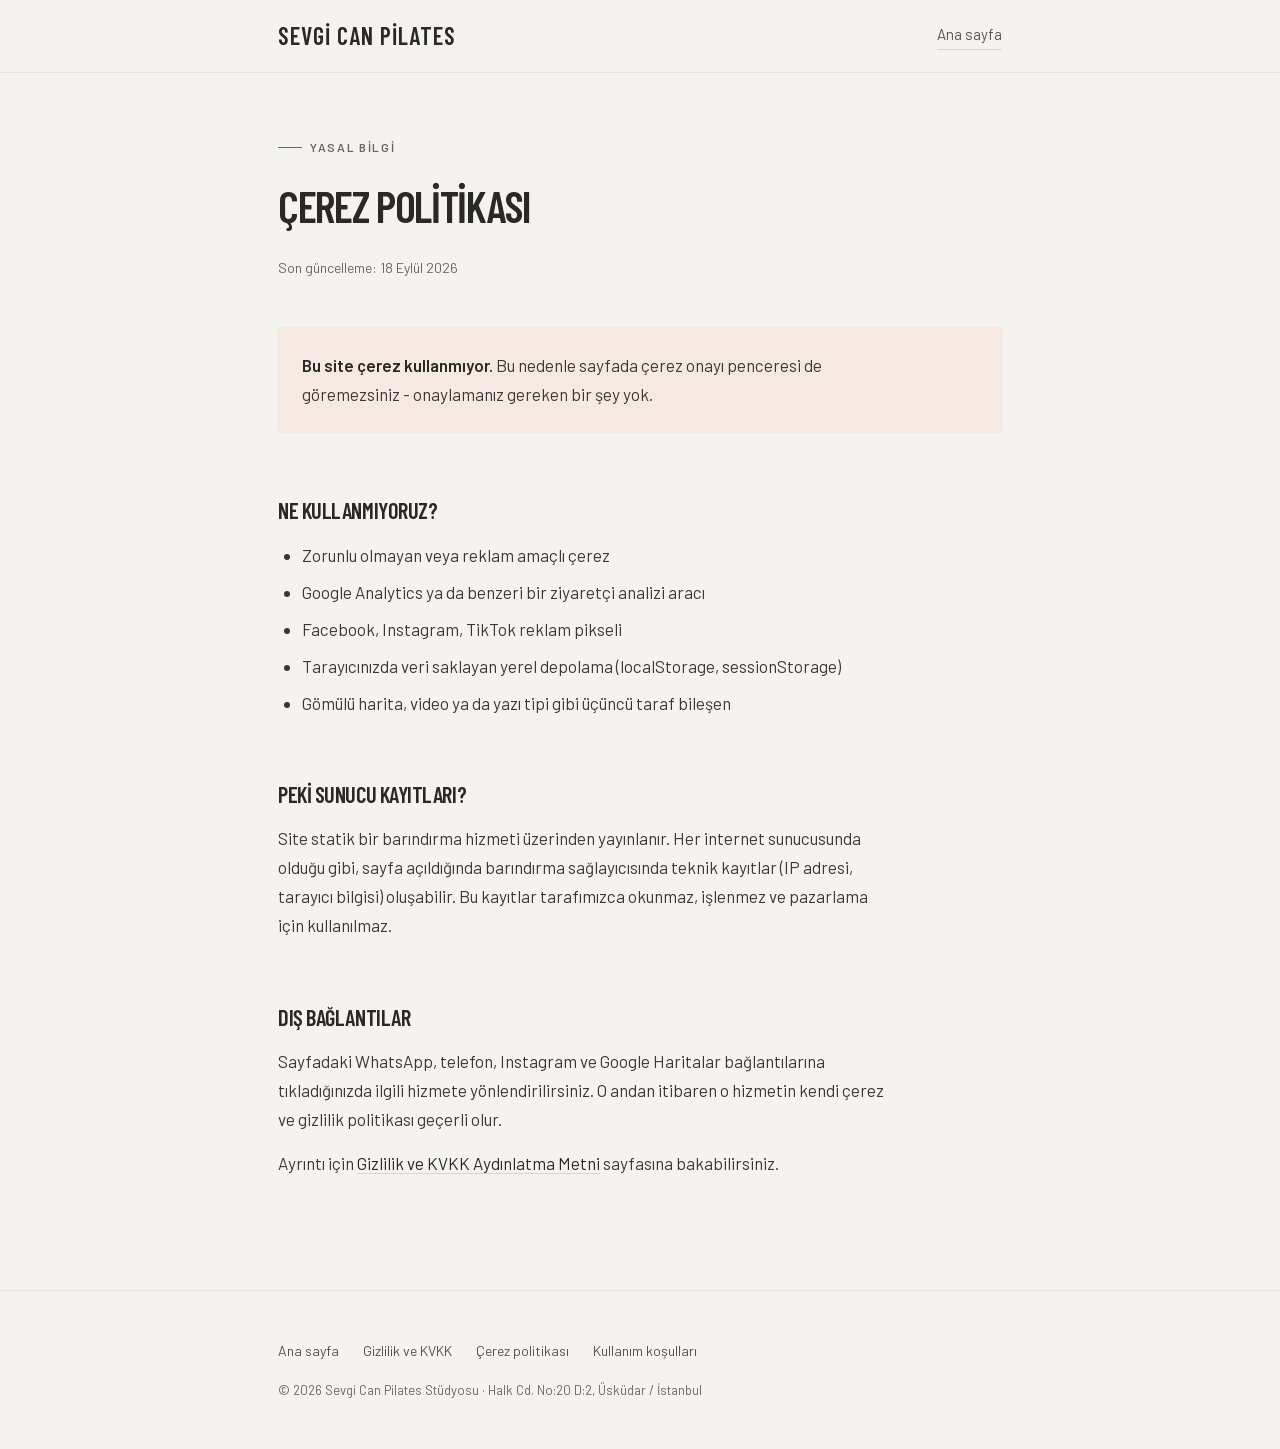
<file: cerez-politikasi.html>
<!doctype html>
<html lang="tr">
<head>
<meta charset="utf-8">
<meta name="viewport" content="width=device-width, initial-scale=1">
<title>Çerez Politikası - Sevgi Can Pilates Stüdyosu</title>
<meta name="description" content="Sevgi Can Pilates Stüdyosu çerez politikası. Bu sitede çerez, analiz aracı ve reklam pikseli kullanılmamaktadır.">
<meta name="theme-color" content="#F6F2EC">
<meta name="robots" content="index, follow">
<link rel="preload" href="assets/fonts/barlow-400-latin.woff2" as="font" type="font/woff2" crossorigin>
<link rel="stylesheet" href="assets/legal.css">
</head>
<body>
<header class="nav">
  <div class="wrap nav__inner">
    <a class="mark" href="index.html">
      <span class="mark__name" translate="no">Sevgi Can Pilates</span>
    </a>
    <a class="back" href="index.html">Ana sayfa</a>
  </div>
</header>
<main>
  <div class="wrap">
    <p class="eyebrow">Yasal bilgi</p>
    <h1>Çerez politikası</h1>
    <p class="updated">Son güncelleme: 18 Eylül 2026</p>

    <div class="callout">
      <p><strong>Bu site çerez kullanmıyor.</strong> Bu nedenle sayfada çerez onayı penceresi
      de göremezsiniz - onaylamanız gereken bir şey yok.</p>
    </div>

    <h2>Ne kullanmıyoruz?</h2>
    <ul>
      <li>Zorunlu olmayan veya reklam amaçlı çerez</li>
      <li>Google Analytics ya da benzeri bir ziyaretçi analizi aracı</li>
      <li>Facebook, Instagram, TikTok reklam pikseli</li>
      <li>Tarayıcınızda veri saklayan yerel depolama (localStorage, sessionStorage)</li>
      <li>Gömülü harita, video ya da yazı tipi gibi üçüncü taraf bileşen</li>
    </ul>

    <h2>Peki sunucu kayıtları?</h2>
    <p>
      Site statik bir barındırma hizmeti üzerinden yayınlanır. Her internet sunucusunda olduğu
      gibi, sayfa açıldığında barındırma sağlayıcısında teknik kayıtlar (IP adresi, tarayıcı
      bilgisi) oluşabilir. Bu kayıtlar tarafımızca okunmaz, işlenmez ve pazarlama için
      kullanılmaz.
    </p>

    <h2>Dış bağlantılar</h2>
    <p>
      Sayfadaki WhatsApp, telefon, Instagram ve Google Haritalar bağlantılarına tıkladığınızda
      ilgili hizmete yönlendirilirsiniz. O andan itibaren o hizmetin kendi çerez ve gizlilik
      politikası geçerli olur.
    </p>
    <p>Ayrıntı için <a href="gizlilik.html">Gizlilik ve KVKK Aydınlatma Metni</a> sayfasına bakabilirsiniz.</p>

  </div>
</main>
<footer class="foot">
  <div class="wrap">
    <div class="foot__links">
      <a href="index.html">Ana sayfa</a>
      <a href="gizlilik.html">Gizlilik ve KVKK</a>
      <a href="cerez-politikasi.html">Çerez politikası</a>
      <a href="kullanim-kosullari.html">Kullanım koşulları</a>
    </div>
    <p>© 2026 Sevgi Can Pilates Stüdyosu · Halk Cd. No:20 D:2, Üsküdar / İstanbul</p>
  </div>
</footer>
</body>
</html>
</file>
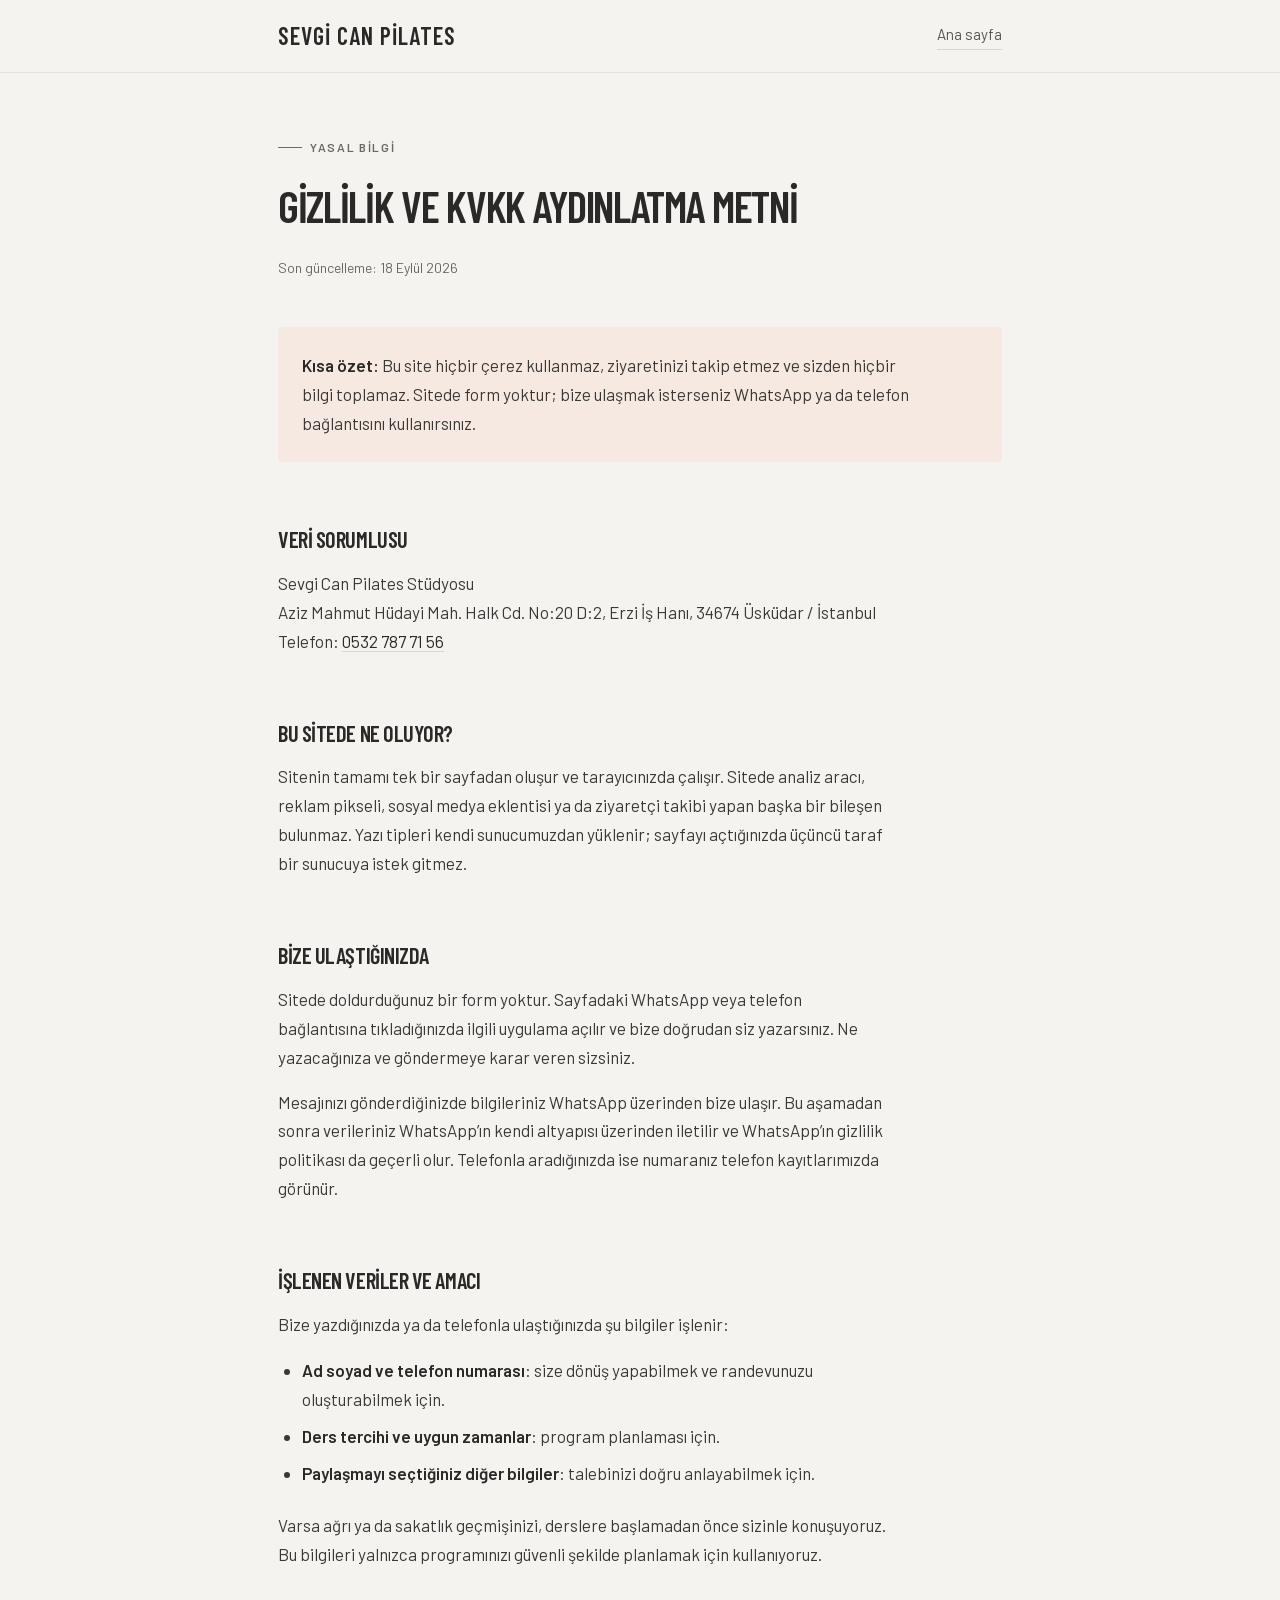
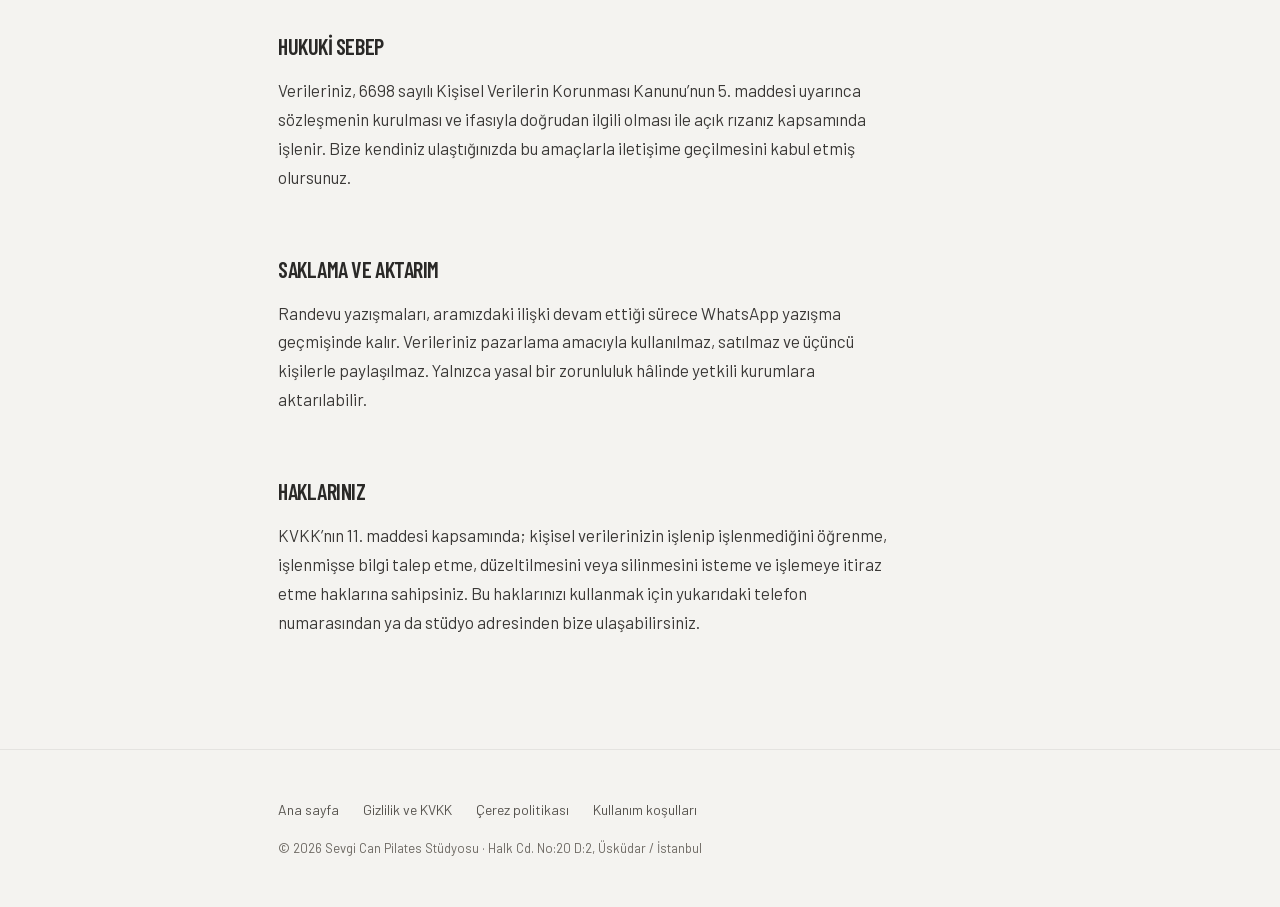
<file: gizlilik.html>
<!doctype html>
<html lang="tr">
<head>
<meta charset="utf-8">
<meta name="viewport" content="width=device-width, initial-scale=1">
<title>Gizlilik ve KVKK Aydınlatma Metni - Sevgi Can Pilates Stüdyosu</title>
<meta name="description" content="Sevgi Can Pilates Stüdyosu gizlilik politikası ve KVKK aydınlatma metni. Site çerez kullanmaz, form verileri sunucuya gönderilmez.">
<meta name="theme-color" content="#F6F2EC">
<meta name="robots" content="index, follow">
<link rel="preload" href="assets/fonts/barlow-400-latin.woff2" as="font" type="font/woff2" crossorigin>
<link rel="stylesheet" href="assets/legal.css">
</head>
<body>
<header class="nav">
  <div class="wrap nav__inner">
    <a class="mark" href="index.html">
      <span class="mark__name" translate="no">Sevgi Can Pilates</span>
    </a>
    <a class="back" href="index.html">Ana sayfa</a>
  </div>
</header>
<main>
  <div class="wrap">
    <p class="eyebrow">Yasal bilgi</p>
    <h1>Gizlilik ve KVKK aydınlatma metni</h1>
    <p class="updated">Son güncelleme: 18 Eylül 2026</p>

    <div class="callout">
      <p><strong>Kısa özet:</strong> Bu site hiçbir çerez kullanmaz, ziyaretinizi takip etmez
      ve sizden hiçbir bilgi toplamaz. Sitede form yoktur; bize ulaşmak isterseniz WhatsApp
      ya da telefon bağlantısını kullanırsınız.</p>
    </div>

    <h2>Veri sorumlusu</h2>
    <p>
      Sevgi Can Pilates Stüdyosu<br>
      Aziz Mahmut Hüdayi Mah. Halk Cd. No:20 D:2, Erzi İş Hanı, 34674 Üsküdar / İstanbul<br>
      Telefon: <a href="tel:+905327877156">0532 787 71 56</a>
    </p>

    <h2>Bu sitede ne oluyor?</h2>
    <p>
      Sitenin tamamı tek bir sayfadan oluşur ve tarayıcınızda çalışır. Sitede analiz aracı,
      reklam pikseli, sosyal medya eklentisi ya da ziyaretçi takibi yapan başka bir bileşen
      bulunmaz. Yazı tipleri kendi sunucumuzdan yüklenir; sayfayı açtığınızda üçüncü taraf
      bir sunucuya istek gitmez.
    </p>

    <h2>Bize ulaştığınızda</h2>
    <p>
      Sitede doldurduğunuz bir form yoktur. Sayfadaki WhatsApp veya telefon bağlantısına
      tıkladığınızda ilgili uygulama açılır ve bize doğrudan siz yazarsınız. Ne yazacağınıza
      ve göndermeye karar veren sizsiniz.
    </p>
    <p>
      Mesajınızı gönderdiğinizde bilgileriniz WhatsApp üzerinden bize ulaşır. Bu aşamadan
      sonra verileriniz WhatsApp’ın kendi altyapısı üzerinden iletilir ve WhatsApp’ın gizlilik
      politikası da geçerli olur. Telefonla aradığınızda ise numaranız telefon kayıtlarımızda
      görünür.
    </p>

    <h2>İşlenen veriler ve amacı</h2>
    <p>Bize yazdığınızda ya da telefonla ulaştığınızda şu bilgiler işlenir:</p>
    <ul>
      <li><strong>Ad soyad ve telefon numarası</strong>: size dönüş yapabilmek ve randevunuzu oluşturabilmek için.</li>
      <li><strong>Ders tercihi ve uygun zamanlar</strong>: program planlaması için.</li>
      <li><strong>Paylaşmayı seçtiğiniz diğer bilgiler</strong>: talebinizi doğru anlayabilmek için.</li>
    </ul>
    <p>
      Varsa ağrı ya da sakatlık geçmişinizi, derslere başlamadan önce sizinle konuşuyoruz.
      Bu bilgileri yalnızca programınızı güvenli şekilde planlamak için kullanıyoruz.
    </p>

    <h2>Hukuki sebep</h2>
    <p>
      Verileriniz, 6698 sayılı Kişisel Verilerin Korunması Kanunu’nun 5. maddesi uyarınca
      sözleşmenin kurulması ve ifasıyla doğrudan ilgili olması ile açık rızanız kapsamında
      işlenir. Bize kendiniz ulaştığınızda bu amaçlarla iletişime geçilmesini kabul etmiş
      olursunuz.
    </p>

    <h2>Saklama ve aktarım</h2>
    <p>
      Randevu yazışmaları, aramızdaki ilişki devam ettiği sürece WhatsApp yazışma geçmişinde
      kalır. Verileriniz pazarlama amacıyla kullanılmaz, satılmaz ve üçüncü kişilerle
      paylaşılmaz. Yalnızca yasal bir zorunluluk hâlinde yetkili kurumlara aktarılabilir.
    </p>

    <h2>Haklarınız</h2>
    <p>
      KVKK’nın 11. maddesi kapsamında; kişisel verilerinizin işlenip işlenmediğini öğrenme,
      işlenmişse bilgi talep etme, düzeltilmesini veya silinmesini isteme ve işlemeye itiraz
      etme haklarına sahipsiniz. Bu haklarınızı kullanmak için yukarıdaki telefon numarasından
      ya da stüdyo adresinden bize ulaşabilirsiniz.
    </p>

  </div>
</main>
<footer class="foot">
  <div class="wrap">
    <div class="foot__links">
      <a href="index.html">Ana sayfa</a>
      <a href="gizlilik.html">Gizlilik ve KVKK</a>
      <a href="cerez-politikasi.html">Çerez politikası</a>
      <a href="kullanim-kosullari.html">Kullanım koşulları</a>
    </div>
    <p>© 2026 Sevgi Can Pilates Stüdyosu · Halk Cd. No:20 D:2, Üsküdar / İstanbul</p>
  </div>
</footer>
</body>
</html>
</file>
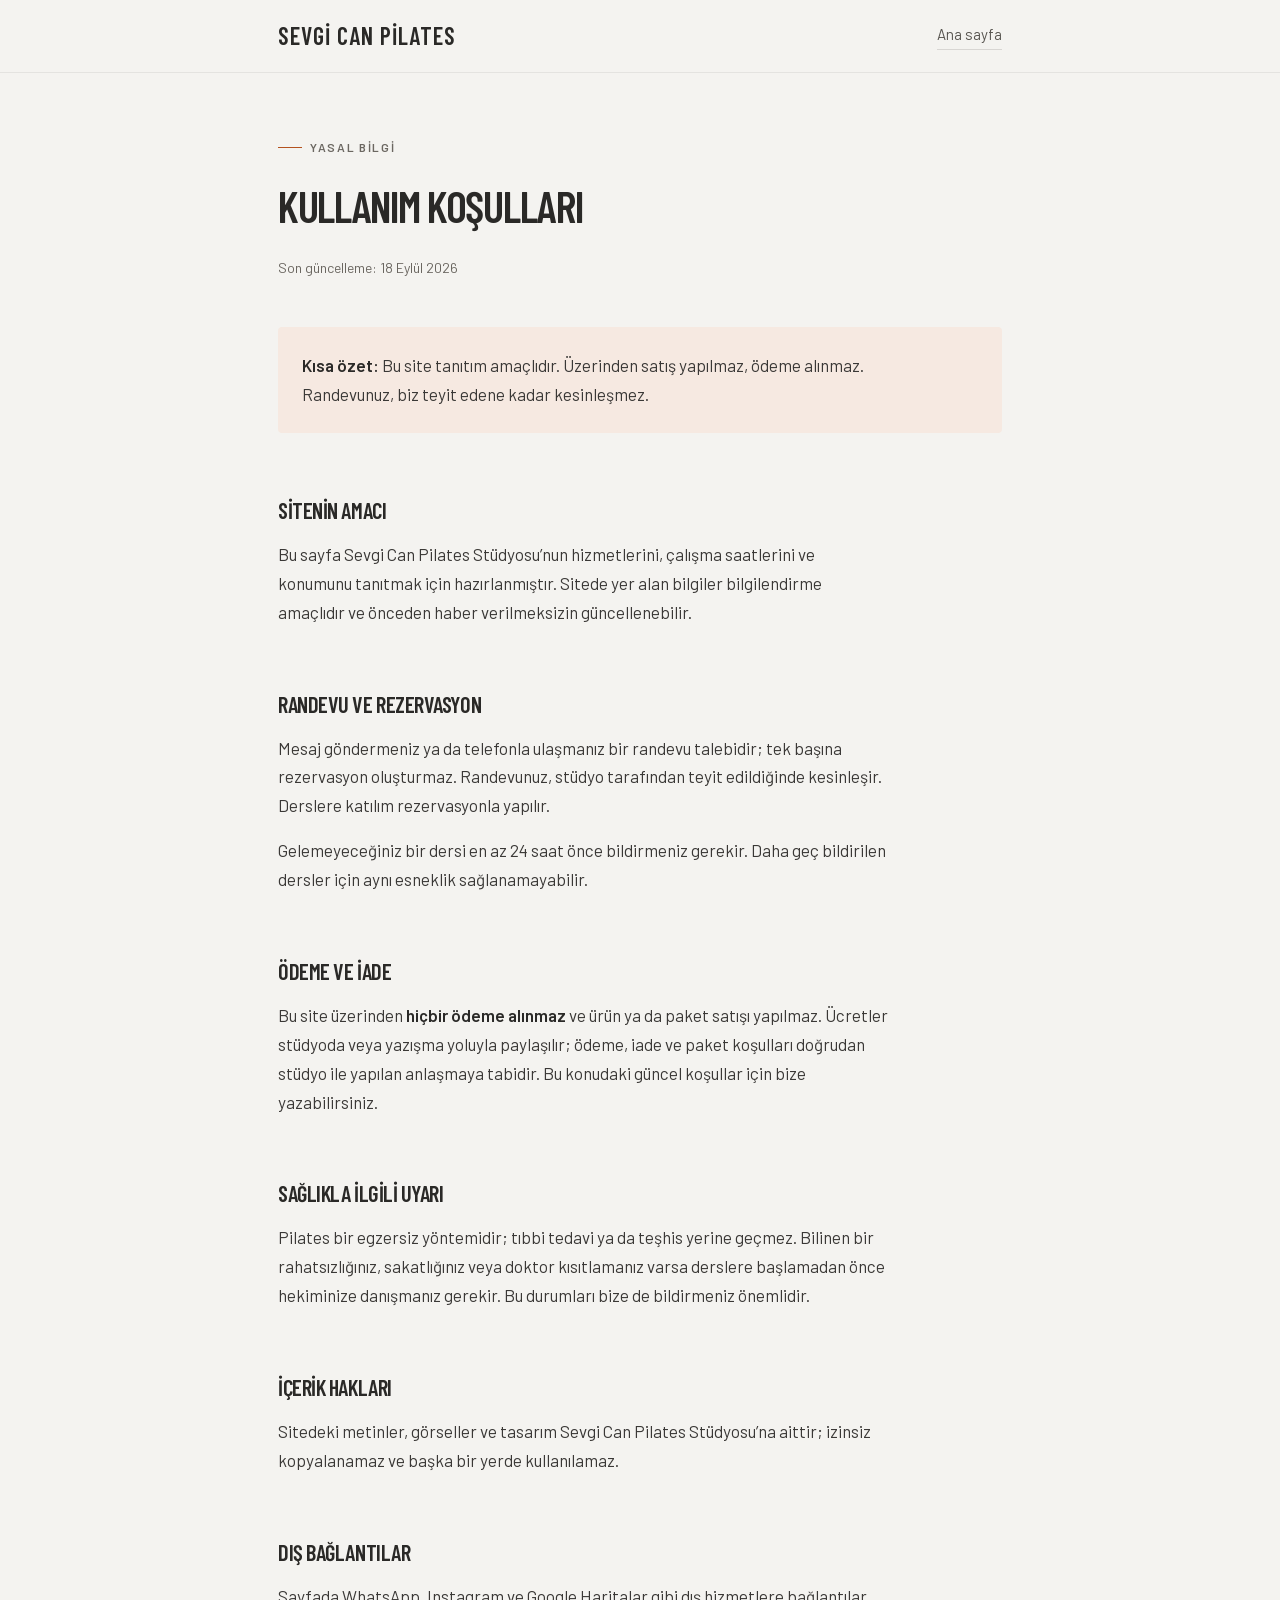
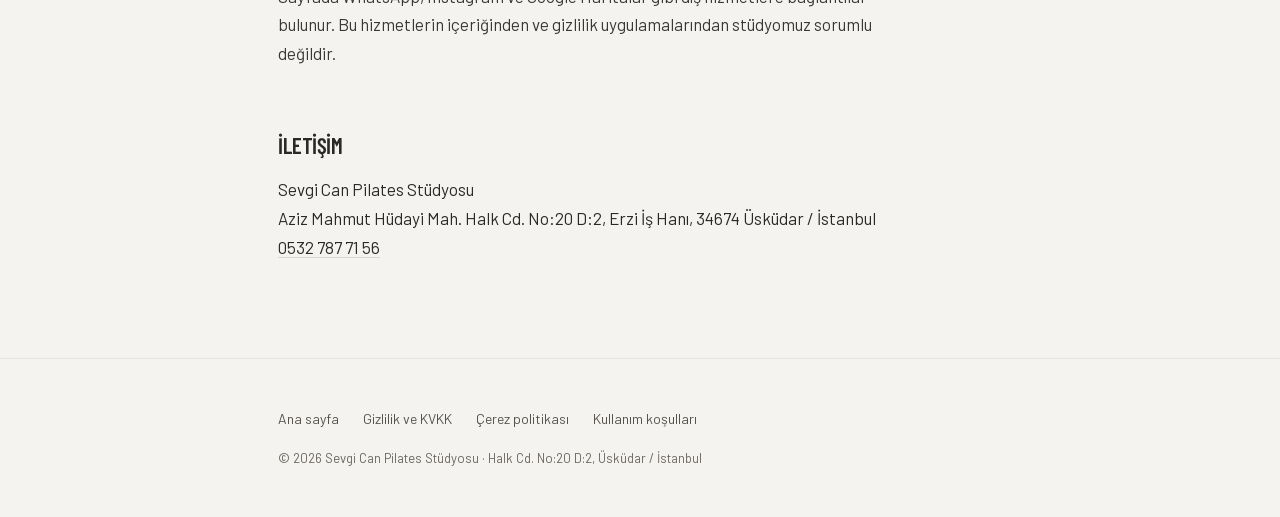
<file: kullanim-kosullari.html>
<!doctype html>
<html lang="tr">
<head>
<meta charset="utf-8">
<meta name="viewport" content="width=device-width, initial-scale=1">
<title>Kullanım Koşulları - Sevgi Can Pilates Stüdyosu</title>
<meta name="description" content="Sevgi Can Pilates Stüdyosu web sitesi kullanım koşulları, randevu ve iptal esasları.">
<meta name="theme-color" content="#F6F2EC">
<meta name="robots" content="index, follow">
<link rel="preload" href="assets/fonts/barlow-400-latin.woff2" as="font" type="font/woff2" crossorigin>
<link rel="stylesheet" href="assets/legal.css">
</head>
<body>
<header class="nav">
  <div class="wrap nav__inner">
    <a class="mark" href="index.html">
      <span class="mark__name" translate="no">Sevgi Can Pilates</span>
    </a>
    <a class="back" href="index.html">Ana sayfa</a>
  </div>
</header>
<main>
  <div class="wrap">
    <p class="eyebrow">Yasal bilgi</p>
    <h1>Kullanım koşulları</h1>
    <p class="updated">Son güncelleme: 18 Eylül 2026</p>

    <div class="callout">
      <p><strong>Kısa özet:</strong> Bu site tanıtım amaçlıdır. Üzerinden satış yapılmaz, ödeme
      alınmaz. Randevunuz, biz teyit edene kadar kesinleşmez.</p>
    </div>

    <h2>Sitenin amacı</h2>
    <p>
      Bu sayfa Sevgi Can Pilates Stüdyosu’nun hizmetlerini, çalışma saatlerini ve konumunu
      tanıtmak için hazırlanmıştır. Sitede yer alan bilgiler bilgilendirme amaçlıdır ve
      önceden haber verilmeksizin güncellenebilir.
    </p>

    <h2>Randevu ve rezervasyon</h2>
    <p>
      Mesaj göndermeniz ya da telefonla ulaşmanız bir randevu talebidir; tek başına
      rezervasyon oluşturmaz. Randevunuz, stüdyo tarafından teyit edildiğinde kesinleşir. Derslere katılım
      rezervasyonla yapılır.
    </p>
    <p>
      Gelemeyeceğiniz bir dersi en az 24 saat önce bildirmeniz gerekir. Daha geç bildirilen
      dersler için aynı esneklik sağlanamayabilir.
    </p>

    <h2>Ödeme ve iade</h2>
    <p>
      Bu site üzerinden <strong>hiçbir ödeme alınmaz</strong> ve ürün ya da paket satışı
      yapılmaz. Ücretler stüdyoda veya yazışma yoluyla paylaşılır; ödeme, iade ve paket
      koşulları doğrudan stüdyo ile yapılan anlaşmaya tabidir. Bu konudaki güncel koşullar
      için bize yazabilirsiniz.
    </p>

    <h2>Sağlıkla ilgili uyarı</h2>
    <p>
      Pilates bir egzersiz yöntemidir; tıbbi tedavi ya da teşhis yerine geçmez. Bilinen bir
      rahatsızlığınız, sakatlığınız veya doktor kısıtlamanız varsa derslere başlamadan önce
      hekiminize danışmanız gerekir. Bu durumları bize de bildirmeniz önemlidir.
    </p>

    <h2>İçerik hakları</h2>
    <p>
      Sitedeki metinler, görseller ve tasarım Sevgi Can Pilates Stüdyosu’na aittir; izinsiz
      kopyalanamaz ve başka bir yerde kullanılamaz.
    </p>

    <h2>Dış bağlantılar</h2>
    <p>
      Sayfada WhatsApp, Instagram ve Google Haritalar gibi dış hizmetlere bağlantılar bulunur.
      Bu hizmetlerin içeriğinden ve gizlilik uygulamalarından stüdyomuz sorumlu değildir.
    </p>

    <h2>İletişim</h2>
    <address>
      Sevgi Can Pilates Stüdyosu<br>
      Aziz Mahmut Hüdayi Mah. Halk Cd. No:20 D:2, Erzi İş Hanı, 34674 Üsküdar / İstanbul<br>
      <a href="tel:+905327877156">0532 787 71 56</a>
    </address>

  </div>
</main>
<footer class="foot">
  <div class="wrap">
    <div class="foot__links">
      <a href="index.html">Ana sayfa</a>
      <a href="gizlilik.html">Gizlilik ve KVKK</a>
      <a href="cerez-politikasi.html">Çerez politikası</a>
      <a href="kullanim-kosullari.html">Kullanım koşulları</a>
    </div>
    <p>© 2026 Sevgi Can Pilates Stüdyosu · Halk Cd. No:20 D:2, Üsküdar / İstanbul</p>
  </div>
</footer>
</body>
</html>
</file>
<file: assets/legal.css>
/* Yasal sayfalar — index.html ile aynı tasarım sistemi */
@font-face{font-family:'Barlow';font-style:normal;font-weight:400;font-display:swap;src:url('fonts/barlow-400-latin-ext.woff2') format('woff2');unicode-range:U+0100-02BA, U+02BD-02C5, U+02C7-02CC, U+02CE-02D7, U+02DD-02FF, U+0304, U+0308, U+0329, U+1D00-1DBF, U+1E00-1E9F, U+1EF2-1EFF, U+2020, U+20A0-20AB, U+20AD-20C0, U+2113, U+2C60-2C7F, U+A720-A7FF;}
@font-face{font-family:'Barlow';font-style:normal;font-weight:400;font-display:swap;src:url('fonts/barlow-400-latin.woff2') format('woff2');unicode-range:U+0000-00FF, U+0131, U+0152-0153, U+02BB-02BC, U+02C6, U+02DA, U+02DC, U+0304, U+0308, U+0329, U+2000-206F, U+20AC, U+2122, U+2191, U+2193, U+2212, U+2215, U+FEFF, U+FFFD;}
@font-face{font-family:'Barlow';font-style:normal;font-weight:500;font-display:swap;src:url('fonts/barlow-500-latin-ext.woff2') format('woff2');unicode-range:U+0100-02BA, U+02BD-02C5, U+02C7-02CC, U+02CE-02D7, U+02DD-02FF, U+0304, U+0308, U+0329, U+1D00-1DBF, U+1E00-1E9F, U+1EF2-1EFF, U+2020, U+20A0-20AB, U+20AD-20C0, U+2113, U+2C60-2C7F, U+A720-A7FF;}
@font-face{font-family:'Barlow';font-style:normal;font-weight:500;font-display:swap;src:url('fonts/barlow-500-latin.woff2') format('woff2');unicode-range:U+0000-00FF, U+0131, U+0152-0153, U+02BB-02BC, U+02C6, U+02DA, U+02DC, U+0304, U+0308, U+0329, U+2000-206F, U+20AC, U+2122, U+2191, U+2193, U+2212, U+2215, U+FEFF, U+FFFD;}
@font-face{font-family:'Barlow';font-style:normal;font-weight:600;font-display:swap;src:url('fonts/barlow-600-latin-ext.woff2') format('woff2');unicode-range:U+0100-02BA, U+02BD-02C5, U+02C7-02CC, U+02CE-02D7, U+02DD-02FF, U+0304, U+0308, U+0329, U+1D00-1DBF, U+1E00-1E9F, U+1EF2-1EFF, U+2020, U+20A0-20AB, U+20AD-20C0, U+2113, U+2C60-2C7F, U+A720-A7FF;}
@font-face{font-family:'Barlow';font-style:normal;font-weight:600;font-display:swap;src:url('fonts/barlow-600-latin.woff2') format('woff2');unicode-range:U+0000-00FF, U+0131, U+0152-0153, U+02BB-02BC, U+02C6, U+02DA, U+02DC, U+0304, U+0308, U+0329, U+2000-206F, U+20AC, U+2122, U+2191, U+2193, U+2212, U+2215, U+FEFF, U+FFFD;}
@font-face{font-family:'Barlow Condensed';font-style:normal;font-weight:600;font-display:swap;src:url('fonts/barlow-condensed-600-latin-ext.woff2') format('woff2');unicode-range:U+0100-02BA, U+02BD-02C5, U+02C7-02CC, U+02CE-02D7, U+02DD-02FF, U+0304, U+0308, U+0329, U+1D00-1DBF, U+1E00-1E9F, U+1EF2-1EFF, U+2020, U+20A0-20AB, U+20AD-20C0, U+2113, U+2C60-2C7F, U+A720-A7FF;}
@font-face{font-family:'Barlow Condensed';font-style:normal;font-weight:600;font-display:swap;src:url('fonts/barlow-condensed-600-latin.woff2') format('woff2');unicode-range:U+0000-00FF, U+0131, U+0152-0153, U+02BB-02BC, U+02C6, U+02DA, U+02DC, U+0304, U+0308, U+0329, U+2000-206F, U+20AC, U+2122, U+2191, U+2193, U+2212, U+2215, U+FEFF, U+FFFD;}

:root{
  color-scheme: light;
  --ink:#2A2927; --ink-80:#3A3836; --ink-60:#57544F; --ink-40:#6B6761;
  --bone:#F4F3F0; --sand:#F6E9E1;
  --line-soft:rgba(42,41,39,.08); --line:rgba(42,41,39,.14);
  --sage-d:#B4521F;
  --s1:8px; --s2:16px; --s3:24px; --s4:32px; --s5:48px; --s6:64px; --s7:96px;
  --serif:'Barlow Condensed','Barlow',system-ui,sans-serif;
  --sans:'Barlow',system-ui,-apple-system,'Segoe UI',sans-serif;
  --ease:cubic-bezier(.16,1,.3,1);
}
*,*::before,*::after{box-sizing:border-box}
a,button{touch-action:manipulation;-webkit-tap-highlight-color:transparent}
html{-webkit-text-size-adjust:100%}
body{margin:0;background:var(--bone);color:var(--ink-80);font-family:var(--sans);font-size:17px;line-height:1.7;-webkit-font-smoothing:antialiased}
a:focus-visible,button:focus-visible{outline:2px solid var(--sage-d);outline-offset:3px;border-radius:2px}

.wrap{width:100%;max-width:820px;margin-inline:auto;padding-inline:var(--s2)}
@media (min-width:720px){.wrap{padding-inline:var(--s5)}}

.nav{border-bottom:1px solid var(--line-soft);background:var(--bone)}
.nav__inner{display:flex;align-items:center;justify-content:space-between;gap:var(--s3);min-height:72px}
.mark{text-decoration:none;display:block;line-height:1.05}
.mark__name{font-family:var(--serif);font-weight:600;font-size:24px;letter-spacing:.04em;text-transform:uppercase;color:var(--ink)}
.mark__sub{display:block;font-size:10px;letter-spacing:.22em;text-transform:uppercase;color:var(--ink-40);margin-top:3px;font-weight:500}
.nav a.back{font-size:15px;color:var(--ink-60);text-decoration:none;border-bottom:1px solid var(--line);padding-bottom:2px;transition:border-color .2s var(--ease)}
.nav a.back:hover{border-color:var(--ink)}

main{padding-block:var(--s6) var(--s7)}
.eyebrow{font-size:12px;letter-spacing:.14em;text-transform:uppercase;color:var(--ink-40);font-weight:600;margin:0 0 var(--s3);display:flex;align-items:center;gap:var(--s1)}
.eyebrow::before{content:'';width:24px;height:1px;background:var(--sage-d);flex:none}
h1{font-family:var(--serif);font-weight:600;text-transform:uppercase;color:var(--ink);font-size:clamp(2rem,4.6vw,2.75rem);line-height:1.14;letter-spacing:-.03em;margin:0 0 var(--s3);text-wrap:balance}
h2{font-family:var(--serif);font-weight:600;text-transform:uppercase;color:var(--ink);font-size:1.4rem;line-height:1.2;letter-spacing:-.02em;margin:var(--s6) 0 var(--s2);text-wrap:balance}
p,li{margin:0 0 var(--s2);max-width:68ch}
ul{padding-left:var(--s3);margin-bottom:var(--s3)}
li{margin-bottom:var(--s1)}
strong{color:var(--ink);font-weight:600}
.updated{font-size:14px;color:var(--ink-40);margin-bottom:var(--s5)}
.callout{background:var(--sand);border-radius:4px;padding:var(--s3);margin:var(--s4) 0}
.callout p:last-child{margin-bottom:0}
address{font-style:normal;color:var(--ink)}
main a{color:var(--ink);text-decoration:none;border-bottom:1px solid var(--line);transition:border-color .2s var(--ease)}
main a:hover{border-color:var(--ink)}

.foot{border-top:1px solid var(--line-soft);padding-block:var(--s5)}
.foot__links{display:flex;flex-wrap:wrap;gap:var(--s3);font-size:14px;margin-bottom:var(--s2)}
.foot a{color:var(--ink-60);text-decoration:none;transition:color .2s var(--ease)}
.foot a:hover{color:var(--ink)}
.foot p{font-size:13px;color:var(--ink-40);margin:0}
</file>
